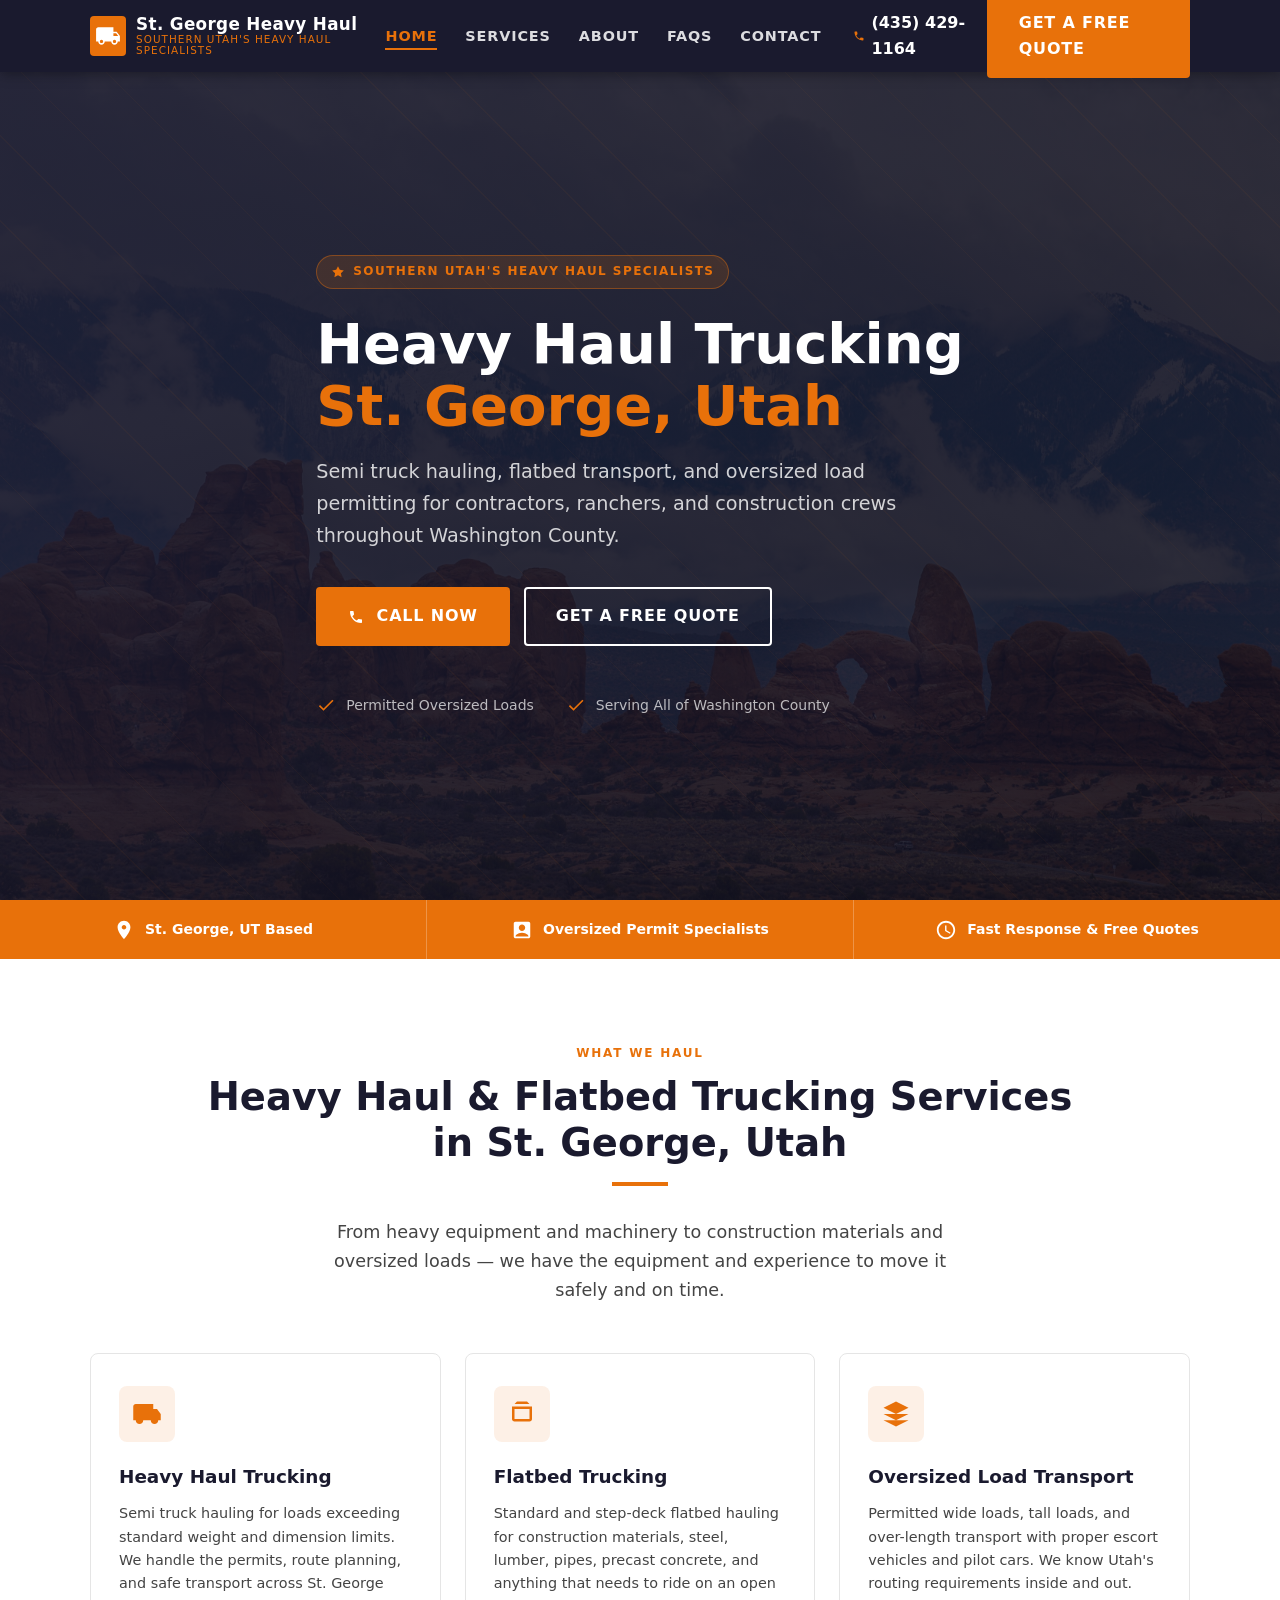
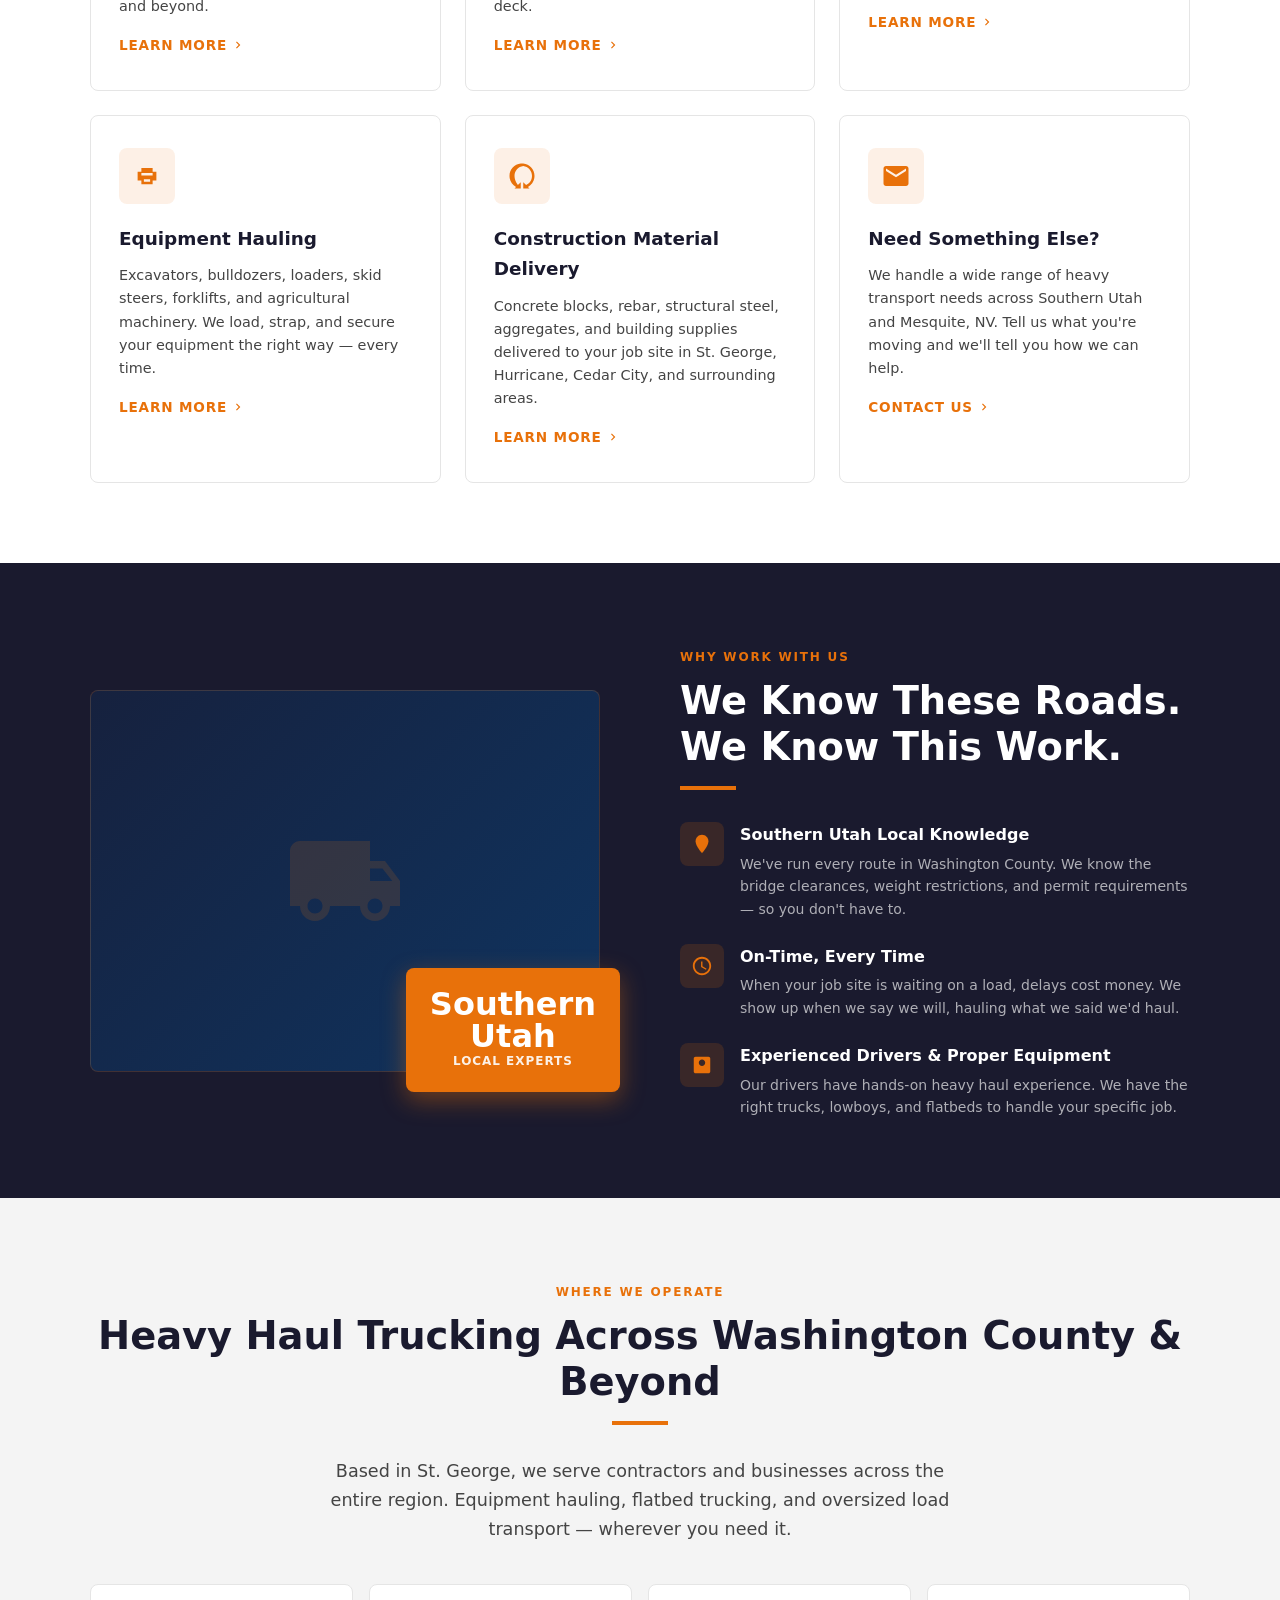
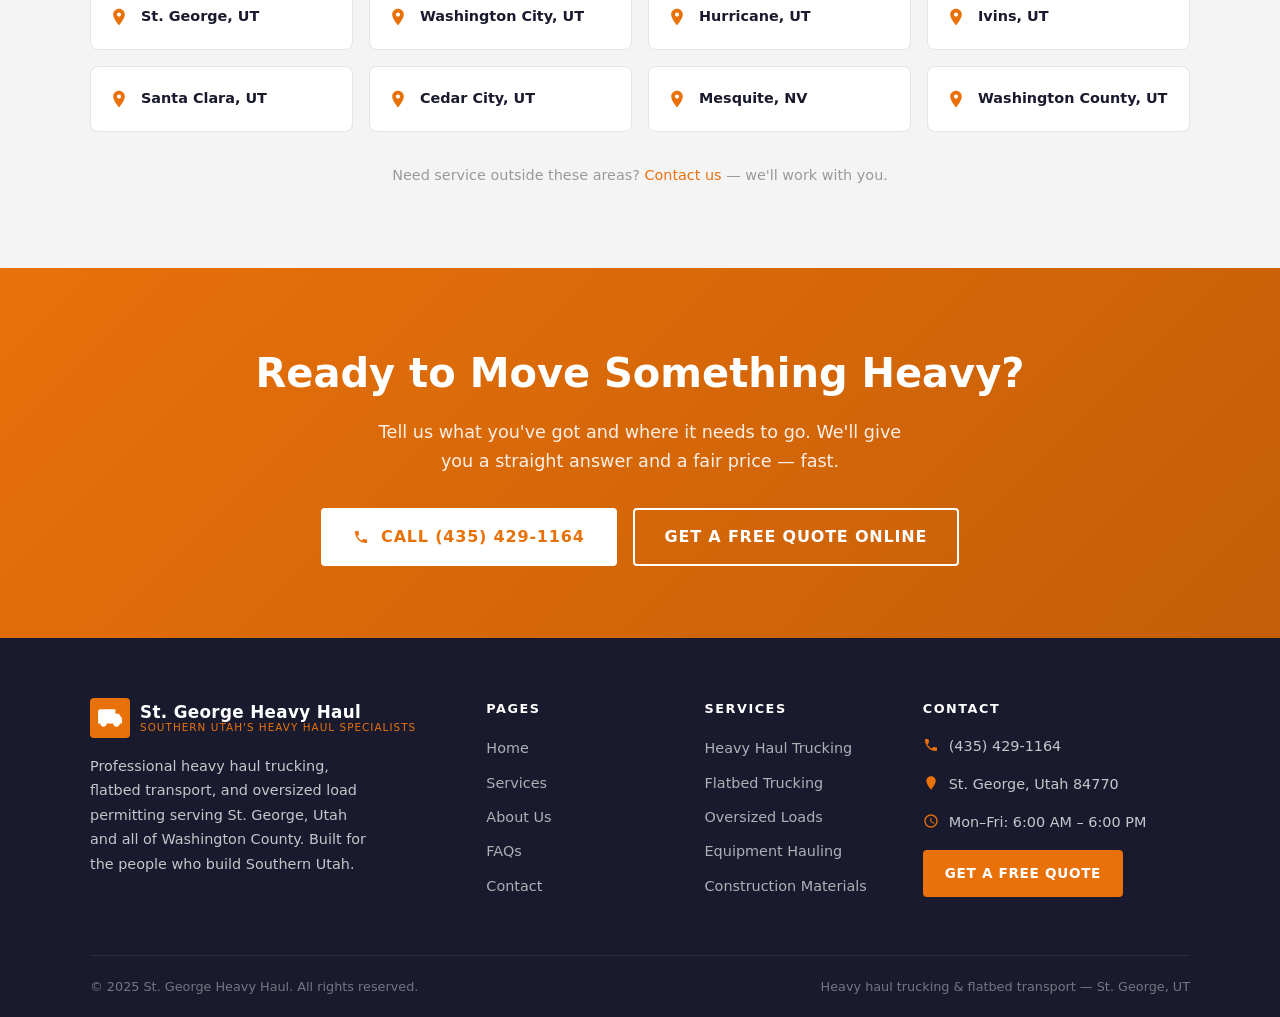
<file: index.html>
<!DOCTYPE html>
<html lang="en">
<head>
  <meta charset="UTF-8" />
  <meta name="viewport" content="width=device-width, initial-scale=1.0" />
  <title>Heavy Haul Trucking St. George Utah | St. George Heavy Haul</title>
  <meta name="description" content="St. George Heavy Haul offers professional heavy haul trucking, flatbed transport, oversized loads, and equipment hauling throughout St. George, UT and Washington County. Call (435) 429-1164 for a free quote." />
  <meta name="robots" content="index, follow" />
  <link rel="canonical" href="https://stgeorgeheavyhaul.com/" />
  <link rel="icon" type="image/svg+xml" href="favicon.svg" />

  <!-- Open Graph -->
  <meta property="og:title" content="Heavy Haul Trucking St. George Utah | St. George Heavy Haul" />
  <meta property="og:description" content="Professional heavy haul trucking, flatbed transport, and oversized load services in St. George, UT and all of Washington County." />
  <meta property="og:type" content="website" />
  <meta property="og:url" content="https://stgeorgeheavyhaul.com/" />

  <!-- Schema: LocalBusiness -->
  <script type="application/ld+json">
  {
    "@context": "https://schema.org",
    "@type": "LocalBusiness",
    "name": "St. George Heavy Haul",
    "description": "Professional heavy haul trucking, flatbed transport, oversized loads, and equipment hauling serving St. George, Utah and Washington County.",
    "url": "https://stgeorgeheavyhaul.com/",
    "telephone": "+14354291164",
    "priceRange": "$$",
    "address": {
      "@type": "PostalAddress",
      "addressLocality": "St. George",
      "addressRegion": "UT",
      "postalCode": "84770",
      "addressCountry": "US"
    },
    "geo": {
      "@type": "GeoCoordinates",
      "latitude": 37.0965,
      "longitude": -113.5684
    },
    "areaServed": [
      "St. George, UT",
      "Washington City, UT",
      "Hurricane, UT",
      "Ivins, UT",
      "Santa Clara, UT",
      "Cedar City, UT",
      "Mesquite, NV"
    ],
    "serviceType": [
      "Heavy Haul Trucking",
      "Flatbed Trucking",
      "Oversized Load Transport",
      "Equipment Hauling",
      "Construction Material Delivery"
    ],
    "openingHours": "Mo-Fr 06:00-18:00",
    "sameAs": []
  }
  </script>

  <link rel="stylesheet" href="css/style.css" />
</head>
<body>

  <!-- ===================== HEADER ===================== -->
  <header class="site-header">
    <div class="container header-inner">
      <a href="/" class="site-logo" aria-label="St. George Heavy Haul – Home">
        <div class="logo-icon">
          <!-- Truck SVG icon -->
          <svg viewBox="0 0 24 24" xmlns="http://www.w3.org/2000/svg" aria-hidden="true">
            <path d="M20 8h-3V4H3c-1.1 0-2 .9-2 2v11h2c0 1.66 1.34 3 3 3s3-1.34 3-3h6c0 1.66 1.34 3 3 3s3-1.34 3-3h2v-5l-3-4zM6 18.5c-.83 0-1.5-.67-1.5-1.5s.67-1.5 1.5-1.5 1.5.67 1.5 1.5-.67 1.5-1.5 1.5zm13.5-9l1.96 2.5H17V9.5h2.5zm-1.5 9c-.83 0-1.5-.67-1.5-1.5s.67-1.5 1.5-1.5 1.5.67 1.5 1.5-.67 1.5-1.5 1.5z"/>
          </svg>
        </div>
        <div class="logo-text">
          <span class="logo-name">St. George Heavy Haul</span>
          <span class="logo-tagline">Southern Utah's Heavy Haul Specialists</span>
        </div>
      </a>

      <nav class="site-nav" aria-label="Main navigation">
        <ul class="nav-links">
          <li><a href="/" class="active">Home</a></li>
          <li><a href="services.html">Services</a></li>
          <li><a href="about.html">About</a></li>
          <li><a href="faqs.html">FAQs</a></li>
          <li><a href="contact.html">Contact</a></li>
        </ul>
        <div class="header-cta">
          <a href="tel:+14354291164" class="header-phone" aria-label="Call us at (435) 429-1164">
            <svg viewBox="0 0 24 24" aria-hidden="true"><path d="M6.62 10.79c1.44 2.83 3.76 5.14 6.59 6.59l2.2-2.2c.27-.27.67-.36 1.02-.24 1.12.37 2.33.57 3.57.57.55 0 1 .45 1 1V20c0 .55-.45 1-1 1-9.39 0-17-7.61-17-17 0-.55.45-1 1-1h3.5c.55 0 1 .45 1 1 0 1.25.2 2.45.57 3.57.11.35.03.74-.25 1.02l-2.2 2.2z"/></svg>
            (435) 429-1164
          </a>
          <a href="contact.html" class="btn btn-primary">Get a Free Quote</a>
        </div>
      </nav>

      <button class="nav-toggle" aria-label="Toggle navigation" aria-expanded="false">
        <span></span><span></span><span></span>
      </button>
    </div>
  </header>

  <!-- Mobile Nav Overlay -->
  <nav class="mobile-nav" aria-label="Mobile navigation">
    <a href="/">Home</a>
    <a href="services.html">Services</a>
    <a href="about.html">About</a>
    <a href="faqs.html">FAQs</a>
    <a href="contact.html">Contact</a>
    <a href="tel:+14354291164" class="mobile-phone">
      <svg viewBox="0 0 24 24" width="20" height="20" fill="white" aria-hidden="true"><path d="M6.62 10.79c1.44 2.83 3.76 5.14 6.59 6.59l2.2-2.2c.27-.27.67-.36 1.02-.24 1.12.37 2.33.57 3.57.57.55 0 1 .45 1 1V20c0 .55-.45 1-1 1-9.39 0-17-7.61-17-17 0-.55.45-1 1-1h3.5c.55 0 1 .45 1 1 0 1.25.2 2.45.57 3.57.11.35.03.74-.25 1.02l-2.2 2.2z"/></svg>
      Call (435) 429-1164
    </a>
  </nav>

  <main>

    <!-- ===================== HERO ===================== -->
    <section class="hero" aria-label="Heavy haul trucking services in St. George Utah">
      <div class="hero-bg" role="img" aria-label="Southern Utah landscape near St. George — home of St. George Heavy Haul trucking services"></div>
      <div class="container">
        <div class="hero-content">
          <div class="hero-badge">
            <svg viewBox="0 0 24 24" width="14" height="14" fill="currentColor" aria-hidden="true"><path d="M12 2l3.09 6.26L22 9.27l-5 4.87 1.18 6.88L12 17.77l-6.18 3.25L7 14.14 2 9.27l6.91-1.01L12 2z"/></svg>
            Southern Utah's Heavy Haul Specialists
          </div>

          <h1>
            Heavy Haul Trucking<br />
            <span class="accent">St. George, Utah</span>
          </h1>

          <p class="hero-sub">
            Semi truck hauling, flatbed transport, and oversized load permitting for contractors, ranchers, and construction crews throughout Washington County.          </p>

          <div class="hero-actions">
            <a href="tel:+14354291164" class="btn btn-primary">
              <svg viewBox="0 0 24 24" width="16" height="16" fill="currentColor" style="display:inline;vertical-align:middle;margin-right:6px;" aria-hidden="true"><path d="M6.62 10.79c1.44 2.83 3.76 5.14 6.59 6.59l2.2-2.2c.27-.27.67-.36 1.02-.24 1.12.37 2.33.57 3.57.57.55 0 1 .45 1 1V20c0 .55-.45 1-1 1-9.39 0-17-7.61-17-17 0-.55.45-1 1-1h3.5c.55 0 1 .45 1 1 0 1.25.2 2.45.57 3.57.11.35.03.74-.25 1.02l-2.2 2.2z"/></svg>
              Call Now
            </a>
            <a href="contact.html" class="btn btn-outline">Get a Free Quote</a>
          </div>

          <div class="hero-trust">
            <div class="trust-item">
              <svg viewBox="0 0 24 24" aria-hidden="true"><path d="M9 16.17L4.83 12l-1.42 1.41L9 19 21 7l-1.41-1.41z"/></svg>
              Permitted Oversized Loads
            </div>
            <div class="trust-item">
              <svg viewBox="0 0 24 24" aria-hidden="true"><path d="M9 16.17L4.83 12l-1.42 1.41L9 19 21 7l-1.41-1.41z"/></svg>
              Serving All of Washington County
            </div>
          </div>
        </div>
      </div>
    </section>

    <!-- ===================== TRUST BAR ===================== -->
    <div class="trust-bar" role="region" aria-label="Key trust signals">
      <div class="trust-bar-inner">
        <div class="trust-bar-item">
          <svg viewBox="0 0 24 24" aria-hidden="true"><path d="M12 2C8.13 2 5 5.13 5 9c0 5.25 7 13 7 13s7-7.75 7-13c0-3.87-3.13-7-7-7zm0 9.5c-1.38 0-2.5-1.12-2.5-2.5s1.12-2.5 2.5-2.5 2.5 1.12 2.5 2.5-1.12 2.5-2.5 2.5z"/></svg>
          St. George, UT Based
        </div>
        <div class="trust-bar-item">
          <svg viewBox="0 0 24 24" aria-hidden="true"><path d="M19 3H5c-1.1 0-2 .9-2 2v14c0 1.1.9 2 2 2h14c1.1 0 2-.9 2-2V5c0-1.1-.9-2-2-2zm-7 3c1.93 0 3.5 1.57 3.5 3.5S13.93 13 12 13s-3.5-1.57-3.5-3.5S10.07 6 12 6zm7 13H5v-.23c0-.62.28-1.2.76-1.58C7.47 15.82 9.64 15 12 15s4.53.82 6.24 2.19c.48.38.76.97.76 1.58V19z"/></svg>
          Oversized Permit Specialists
        </div>
        <div class="trust-bar-item">
          <svg viewBox="0 0 24 24" aria-hidden="true"><path d="M11.99 2C6.47 2 2 6.48 2 12s4.47 10 9.99 10C17.52 22 22 17.52 22 12S17.52 2 11.99 2zM12 20c-4.42 0-8-3.58-8-8s3.58-8 8-8 8 3.58 8 8-3.58 8-8 8zm.5-13H11v6l5.25 3.15.75-1.23-4.5-2.67V7z"/></svg>
          Fast Response &amp; Free Quotes
        </div>
      </div>
    </div>

    <!-- ===================== SERVICES OVERVIEW ===================== -->
    <section class="section-pad" aria-labelledby="services-heading">
      <div class="container">
        <div class="text-center" style="margin-bottom: 48px;">
          <span class="section-label">What We Haul</span>
          <h2 class="section-title" id="services-heading">
            Heavy Haul &amp; Flatbed Trucking Services<br />in St. George, Utah
          </h2>
          <div class="divider center"></div>
          <p class="section-sub">
            From heavy equipment and machinery to construction materials and oversized loads — we have the equipment and experience to move it safely and on time.
          </p>
        </div>

        <div class="services-grid">

          <a href="services.html#heavy-haul" class="service-card">
            <div class="service-icon" aria-hidden="true">
              <svg viewBox="0 0 24 24"><path d="M20 8h-3V4H3c-1.1 0-2 .9-2 2v11h2c0 1.66 1.34 3 3 3s3-1.34 3-3h6c0 1.66 1.34 3 3 3s3-1.34 3-3h2v-5l-3-4z"/></svg>
            </div>
            <h3>Heavy Haul Trucking</h3>
            <p>Semi truck hauling for loads exceeding standard weight and dimension limits. We handle the permits, route planning, and safe transport across St. George and beyond.</p>
            <span class="card-link">Learn More <svg viewBox="0 0 24 24" aria-hidden="true"><path d="M8.59 16.59L13.17 12 8.59 7.41 10 6l6 6-6 6z"/></svg></span>
          </a>

          <a href="services.html#flatbed" class="service-card">
            <div class="service-icon" aria-hidden="true">
              <svg viewBox="0 0 24 24"><path d="M4 16c0 1.1.9 2 2 2h12c1.1 0 2-.9 2-2V6H4v10zm2-8h12v8H6V8zm10-6H8L6 4h12l-2-2z"/></svg>
            </div>
            <h3>Flatbed Trucking</h3>
            <p>Standard and step-deck flatbed hauling for construction materials, steel, lumber, pipes, precast concrete, and anything that needs to ride on an open deck.</p>
            <span class="card-link">Learn More <svg viewBox="0 0 24 24" aria-hidden="true"><path d="M8.59 16.59L13.17 12 8.59 7.41 10 6l6 6-6 6z"/></svg></span>
          </a>

          <a href="services.html#oversized" class="service-card">
            <div class="service-icon" aria-hidden="true">
              <svg viewBox="0 0 24 24"><path d="M12 2L2 7l10 5 10-5-10-5zM2 17l10 5 10-5M2 12l10 5 10-5"/></svg>
            </div>
            <h3>Oversized Load Transport</h3>
            <p>Permitted wide loads, tall loads, and over-length transport with proper escort vehicles and pilot cars. We know Utah's routing requirements inside and out.</p>
            <span class="card-link">Learn More <svg viewBox="0 0 24 24" aria-hidden="true"><path d="M8.59 16.59L13.17 12 8.59 7.41 10 6l6 6-6 6z"/></svg></span>
          </a>

          <a href="services.html#equipment" class="service-card">
            <div class="service-icon" aria-hidden="true">
              <svg viewBox="0 0 24 24"><path d="M19.5 8.5h-3v-3h-9v3h-3v7h3v3h9v-3h3v-7zm-5 8h-5v-2h5v2zm2-5h-9v-2h9v2z"/></svg>
            </div>
            <h3>Equipment Hauling</h3>
            <p>Excavators, bulldozers, loaders, skid steers, forklifts, and agricultural machinery. We load, strap, and secure your equipment the right way — every time.</p>
            <span class="card-link">Learn More <svg viewBox="0 0 24 24" aria-hidden="true"><path d="M8.59 16.59L13.17 12 8.59 7.41 10 6l6 6-6 6z"/></svg></span>
          </a>

          <a href="services.html#construction" class="service-card">
            <div class="service-icon" aria-hidden="true">
              <svg viewBox="0 0 24 24"><path d="M13 2.05v2.02c3.95.49 7 3.85 7 7.93 0 3.21-1.81 6-4.72 7.28L13 17v5h5l-1.22-1.22C19.91 19.07 22 15.76 22 12c0-5.18-3.95-9.45-9-9.95zM11 2.05C5.95 2.55 2 6.82 2 12c0 3.76 2.09 7.07 5.22 8.78L6 22h5v-5l-2.28 2.28C7.81 18 6 15.21 6 12c0-4.08 3.05-7.44 7-7.93V2.05z"/></svg>
            </div>
            <h3>Construction Material Delivery</h3>
            <p>Concrete blocks, rebar, structural steel, aggregates, and building supplies delivered to your job site in St. George, Hurricane, Cedar City, and surrounding areas.</p>
            <span class="card-link">Learn More <svg viewBox="0 0 24 24" aria-hidden="true"><path d="M8.59 16.59L13.17 12 8.59 7.41 10 6l6 6-6 6z"/></svg></span>
          </a>

          <a href="contact.html" class="service-card">
            <div class="service-icon" aria-hidden="true">
              <svg viewBox="0 0 24 24"><path d="M20 4H4c-1.1 0-2 .9-2 2v12c0 1.1.9 2 2 2h16c1.1 0 2-.9 2-2V6c0-1.1-.9-2-2-2zm0 4l-8 5-8-5V6l8 5 8-5v2z"/></svg>
            </div>
            <h3>Need Something Else?</h3>
            <p>We handle a wide range of heavy transport needs across Southern Utah and Mesquite, NV. Tell us what you're moving and we'll tell you how we can help.</p>
            <span class="card-link">Contact Us <svg viewBox="0 0 24 24" aria-hidden="true"><path d="M8.59 16.59L13.17 12 8.59 7.41 10 6l6 6-6 6z"/></svg></span>
          </a>

        </div>
      </div>
    </section>

    <!-- ===================== WHY CHOOSE US ===================== -->
    <section class="section-pad why-section" aria-labelledby="why-heading">
      <div class="container">
        <div class="why-grid">
          <div class="why-image-block">
            <div class="why-image-placeholder" role="img" aria-label="Heavy haul flatbed truck loaded with construction equipment in Washington County Utah">
              <svg viewBox="0 0 24 24" xmlns="http://www.w3.org/2000/svg" aria-hidden="true">
                <path d="M20 8h-3V4H3c-1.1 0-2 .9-2 2v11h2c0 1.66 1.34 3 3 3s3-1.34 3-3h6c0 1.66 1.34 3 3 3s3-1.34 3-3h2v-5l-3-4zM6 18.5c-.83 0-1.5-.67-1.5-1.5s.67-1.5 1.5-1.5 1.5.67 1.5 1.5-.67 1.5-1.5 1.5zm13.5-9l1.96 2.5H17V9.5h2.5zm-1.5 9c-.83 0-1.5-.67-1.5-1.5s.67-1.5 1.5-1.5 1.5.67 1.5 1.5-.67 1.5-1.5 1.5z"/>
              </svg>
            </div>
            <div class="why-stat-badge">
              <div class="stat-num">Southern<br />Utah</div>
              <div class="stat-label">Local Experts</div>
            </div>
          </div>

          <div class="why-text">
            <span class="section-label">Why Work With Us</span>
            <h2 class="section-title light" id="why-heading">
              We Know These Roads.<br />We Know This Work.
            </h2>
            <div class="divider"></div>

            <div class="why-list">
              <div class="why-item">
                <div class="why-item-icon" aria-hidden="true">
                  <svg viewBox="0 0 24 24"><path d="M12 2C8.13 2 5 5.13 5 9c0 5.25 7 13 7 13s7-7.75 7-13c0-3.87-3.13-7-7-7z"/></svg>
                </div>
                <div class="why-item-text">
                  <h4>Southern Utah Local Knowledge</h4>
                  <p>We've run every route in Washington County. We know the bridge clearances, weight restrictions, and permit requirements — so you don't have to.</p>
                </div>
              </div>

              <div class="why-item">
                <div class="why-item-icon" aria-hidden="true">
                  <svg viewBox="0 0 24 24"><path d="M11.99 2C6.47 2 2 6.48 2 12s4.47 10 9.99 10C17.52 22 22 17.52 22 12S17.52 2 11.99 2zM12 20c-4.42 0-8-3.58-8-8s3.58-8 8-8 8 3.58 8 8-3.58 8-8 8zm.5-13H11v6l5.25 3.15.75-1.23-4.5-2.67V7z"/></svg>
                </div>
                <div class="why-item-text">
                  <h4>On-Time, Every Time</h4>
                  <p>When your job site is waiting on a load, delays cost money. We show up when we say we will, hauling what we said we'd haul.</p>
                </div>
              </div>

              <div class="why-item">
                <div class="why-item-icon" aria-hidden="true">
                  <svg viewBox="0 0 24 24"><path d="M19 3H5c-1.1 0-2 .9-2 2v14c0 1.1.9 2 2 2h14c1.1 0 2-.9 2-2V5c0-1.1-.9-2-2-2zm-7 3c1.93 0 3.5 1.57 3.5 3.5S13.93 13 12 13s-3.5-1.57-3.5-3.5S10.07 6 12 6z"/></svg>
                </div>
                <div class="why-item-text">
                  <h4>Experienced Drivers &amp; Proper Equipment</h4>
                  <p>Our drivers have hands-on heavy haul experience. We have the right trucks, lowboys, and flatbeds to handle your specific job.</p>
                </div>
              </div>
            </div>
          </div>
        </div>
      </div>
    </section>

    <!-- ===================== SERVICE AREAS ===================== -->
    <section class="section-pad areas-section" aria-labelledby="areas-heading">
      <div class="container">
        <div class="text-center" style="margin-bottom: 40px;">
          <span class="section-label">Where We Operate</span>
          <h2 class="section-title" id="areas-heading">
            Heavy Haul Trucking Across Washington County &amp; Beyond
          </h2>
          <div class="divider center"></div>
          <p class="section-sub">
            Based in St. George, we serve contractors and businesses across the entire region. Equipment hauling, flatbed trucking, and oversized load transport — wherever you need it.
          </p>
        </div>

        <div class="areas-grid">
          <div class="area-card">
            <svg viewBox="0 0 24 24" aria-hidden="true"><path d="M12 2C8.13 2 5 5.13 5 9c0 5.25 7 13 7 13s7-7.75 7-13c0-3.87-3.13-7-7-7zm0 9.5c-1.38 0-2.5-1.12-2.5-2.5s1.12-2.5 2.5-2.5 2.5 1.12 2.5 2.5-1.12 2.5-2.5 2.5z"/></svg>
            <span>St. George, UT</span>
          </div>
          <div class="area-card">
            <svg viewBox="0 0 24 24" aria-hidden="true"><path d="M12 2C8.13 2 5 5.13 5 9c0 5.25 7 13 7 13s7-7.75 7-13c0-3.87-3.13-7-7-7zm0 9.5c-1.38 0-2.5-1.12-2.5-2.5s1.12-2.5 2.5-2.5 2.5 1.12 2.5 2.5-1.12 2.5-2.5 2.5z"/></svg>
            <span>Washington City, UT</span>
          </div>
          <div class="area-card">
            <svg viewBox="0 0 24 24" aria-hidden="true"><path d="M12 2C8.13 2 5 5.13 5 9c0 5.25 7 13 7 13s7-7.75 7-13c0-3.87-3.13-7-7-7zm0 9.5c-1.38 0-2.5-1.12-2.5-2.5s1.12-2.5 2.5-2.5 2.5 1.12 2.5 2.5-1.12 2.5-2.5 2.5z"/></svg>
            <span>Hurricane, UT</span>
          </div>
          <div class="area-card">
            <svg viewBox="0 0 24 24" aria-hidden="true"><path d="M12 2C8.13 2 5 5.13 5 9c0 5.25 7 13 7 13s7-7.75 7-13c0-3.87-3.13-7-7-7zm0 9.5c-1.38 0-2.5-1.12-2.5-2.5s1.12-2.5 2.5-2.5 2.5 1.12 2.5 2.5-1.12 2.5-2.5 2.5z"/></svg>
            <span>Ivins, UT</span>
          </div>
          <div class="area-card">
            <svg viewBox="0 0 24 24" aria-hidden="true"><path d="M12 2C8.13 2 5 5.13 5 9c0 5.25 7 13 7 13s7-7.75 7-13c0-3.87-3.13-7-7-7zm0 9.5c-1.38 0-2.5-1.12-2.5-2.5s1.12-2.5 2.5-2.5 2.5 1.12 2.5 2.5-1.12 2.5-2.5 2.5z"/></svg>
            <span>Santa Clara, UT</span>
          </div>
          <div class="area-card">
            <svg viewBox="0 0 24 24" aria-hidden="true"><path d="M12 2C8.13 2 5 5.13 5 9c0 5.25 7 13 7 13s7-7.75 7-13c0-3.87-3.13-7-7-7zm0 9.5c-1.38 0-2.5-1.12-2.5-2.5s1.12-2.5 2.5-2.5 2.5 1.12 2.5 2.5-1.12 2.5-2.5 2.5z"/></svg>
            <span>Cedar City, UT</span>
          </div>
          <div class="area-card">
            <svg viewBox="0 0 24 24" aria-hidden="true"><path d="M12 2C8.13 2 5 5.13 5 9c0 5.25 7 13 7 13s7-7.75 7-13c0-3.87-3.13-7-7-7zm0 9.5c-1.38 0-2.5-1.12-2.5-2.5s1.12-2.5 2.5-2.5 2.5 1.12 2.5 2.5-1.12 2.5-2.5 2.5z"/></svg>
            <span>Mesquite, NV</span>
          </div>
          <div class="area-card">
            <svg viewBox="0 0 24 24" aria-hidden="true"><path d="M12 2C8.13 2 5 5.13 5 9c0 5.25 7 13 7 13s7-7.75 7-13c0-3.87-3.13-7-7-7zm0 9.5c-1.38 0-2.5-1.12-2.5-2.5s1.12-2.5 2.5-2.5 2.5 1.12 2.5 2.5-1.12 2.5-2.5 2.5z"/></svg>
            <span>Washington County, UT</span>
          </div>
        </div>

        <p style="text-align:center; margin-top: 32px; color: var(--gray-mid); font-size: 0.9rem;">
          Need service outside these areas? <a href="contact.html">Contact us</a> — we'll work with you.
        </p>
      </div>
    </section>

    <!-- ===================== CTA BANNER ===================== -->
    <section class="cta-banner" aria-label="Contact us call to action">
      <div class="container">
        <h2>Ready to Move Something Heavy?</h2>
        <p>
          Tell us what you've got and where it needs to go. We'll give you a straight answer and a fair price — fast.
        </p>
        <div class="cta-actions">
          <a href="tel:+14354291164" class="btn btn-white">
            <svg viewBox="0 0 24 24" width="16" height="16" fill="currentColor" style="display:inline;vertical-align:middle;margin-right:6px;" aria-hidden="true"><path d="M6.62 10.79c1.44 2.83 3.76 5.14 6.59 6.59l2.2-2.2c.27-.27.67-.36 1.02-.24 1.12.37 2.33.57 3.57.57.55 0 1 .45 1 1V20c0 .55-.45 1-1 1-9.39 0-17-7.61-17-17 0-.55.45-1 1-1h3.5c.55 0 1 .45 1 1 0 1.25.2 2.45.57 3.57.11.35.03.74-.25 1.02l-2.2 2.2z"/></svg>
            Call (435) 429-1164
          </a>
          <a href="contact.html" class="btn btn-outline">Get a Free Quote Online</a>
        </div>
      </div>
    </section>

  </main>

  <!-- ===================== FOOTER ===================== -->
  <footer class="site-footer" aria-label="Site footer">
    <div class="container">
      <div class="footer-grid">
        <div class="footer-brand">
          <a href="/" class="site-logo" aria-label="St. George Heavy Haul – Home">
            <div class="logo-icon">
              <svg viewBox="0 0 24 24" aria-hidden="true"><path d="M20 8h-3V4H3c-1.1 0-2 .9-2 2v11h2c0 1.66 1.34 3 3 3s3-1.34 3-3h6c0 1.66 1.34 3 3 3s3-1.34 3-3h2v-5l-3-4z"/></svg>
            </div>
            <div class="logo-text">
              <span class="logo-name">St. George Heavy Haul</span>
              <span class="logo-tagline">Southern Utah's Heavy Haul Specialists</span>
            </div>
          </a>
          <p>Professional heavy haul trucking, flatbed transport, and oversized load permitting serving St. George, Utah and all of Washington County. Built for the people who build Southern Utah.</p>
        </div>

        <div class="footer-col">
          <h4>Pages</h4>
          <ul>
            <li><a href="/">Home</a></li>
            <li><a href="services.html">Services</a></li>
            <li><a href="about.html">About Us</a></li>
            <li><a href="faqs.html">FAQs</a></li>
            <li><a href="contact.html">Contact</a></li>
          </ul>
        </div>

        <div class="footer-col">
          <h4>Services</h4>
          <ul>
            <li><a href="services.html#heavy-haul">Heavy Haul Trucking</a></li>
            <li><a href="services.html#flatbed">Flatbed Trucking</a></li>
            <li><a href="services.html#oversized">Oversized Loads</a></li>
            <li><a href="services.html#equipment">Equipment Hauling</a></li>
            <li><a href="services.html#construction">Construction Materials</a></li>
          </ul>
        </div>

        <div class="footer-col">
          <h4>Contact</h4>
          <div class="footer-contact-item">
            <svg viewBox="0 0 24 24" aria-hidden="true"><path d="M6.62 10.79c1.44 2.83 3.76 5.14 6.59 6.59l2.2-2.2c.27-.27.67-.36 1.02-.24 1.12.37 2.33.57 3.57.57.55 0 1 .45 1 1V20c0 .55-.45 1-1 1-9.39 0-17-7.61-17-17 0-.55.45-1 1-1h3.5c.55 0 1 .45 1 1 0 1.25.2 2.45.57 3.57.11.35.03.74-.25 1.02l-2.2 2.2z"/></svg>
            <a href="tel:+14354291164">(435) 429-1164</a>
          </div>
          <div class="footer-contact-item">
            <svg viewBox="0 0 24 24" aria-hidden="true"><path d="M12 2C8.13 2 5 5.13 5 9c0 5.25 7 13 7 13s7-7.75 7-13c0-3.87-3.13-7-7-7z"/></svg>
            <span>St. George, Utah 84770</span>
          </div>
          <div class="footer-contact-item">
            <svg viewBox="0 0 24 24" aria-hidden="true"><path d="M11.99 2C6.47 2 2 6.48 2 12s4.47 10 9.99 10C17.52 22 22 17.52 22 12S17.52 2 11.99 2zM12 20c-4.42 0-8-3.58-8-8s3.58-8 8-8 8 3.58 8 8-3.58 8-8 8zm.5-13H11v6l5.25 3.15.75-1.23-4.5-2.67V7z"/></svg>
            <span>Mon–Fri: 6:00 AM – 6:00 PM</span>
          </div>
          <div style="margin-top: 16px;">
            <a href="contact.html" class="btn btn-primary" style="padding: 10px 20px; font-size: 0.85rem;">Get a Free Quote</a>
          </div>
        </div>
      </div>

      <div class="footer-bottom">
        <span>&copy; 2025 St. George Heavy Haul. All rights reserved.</span>
        <span>Heavy haul trucking &amp; flatbed transport — St. George, UT</span>
      </div>
    </div>
  </footer>

  <script src="js/main.js"></script>
</body>
</html>
</file>
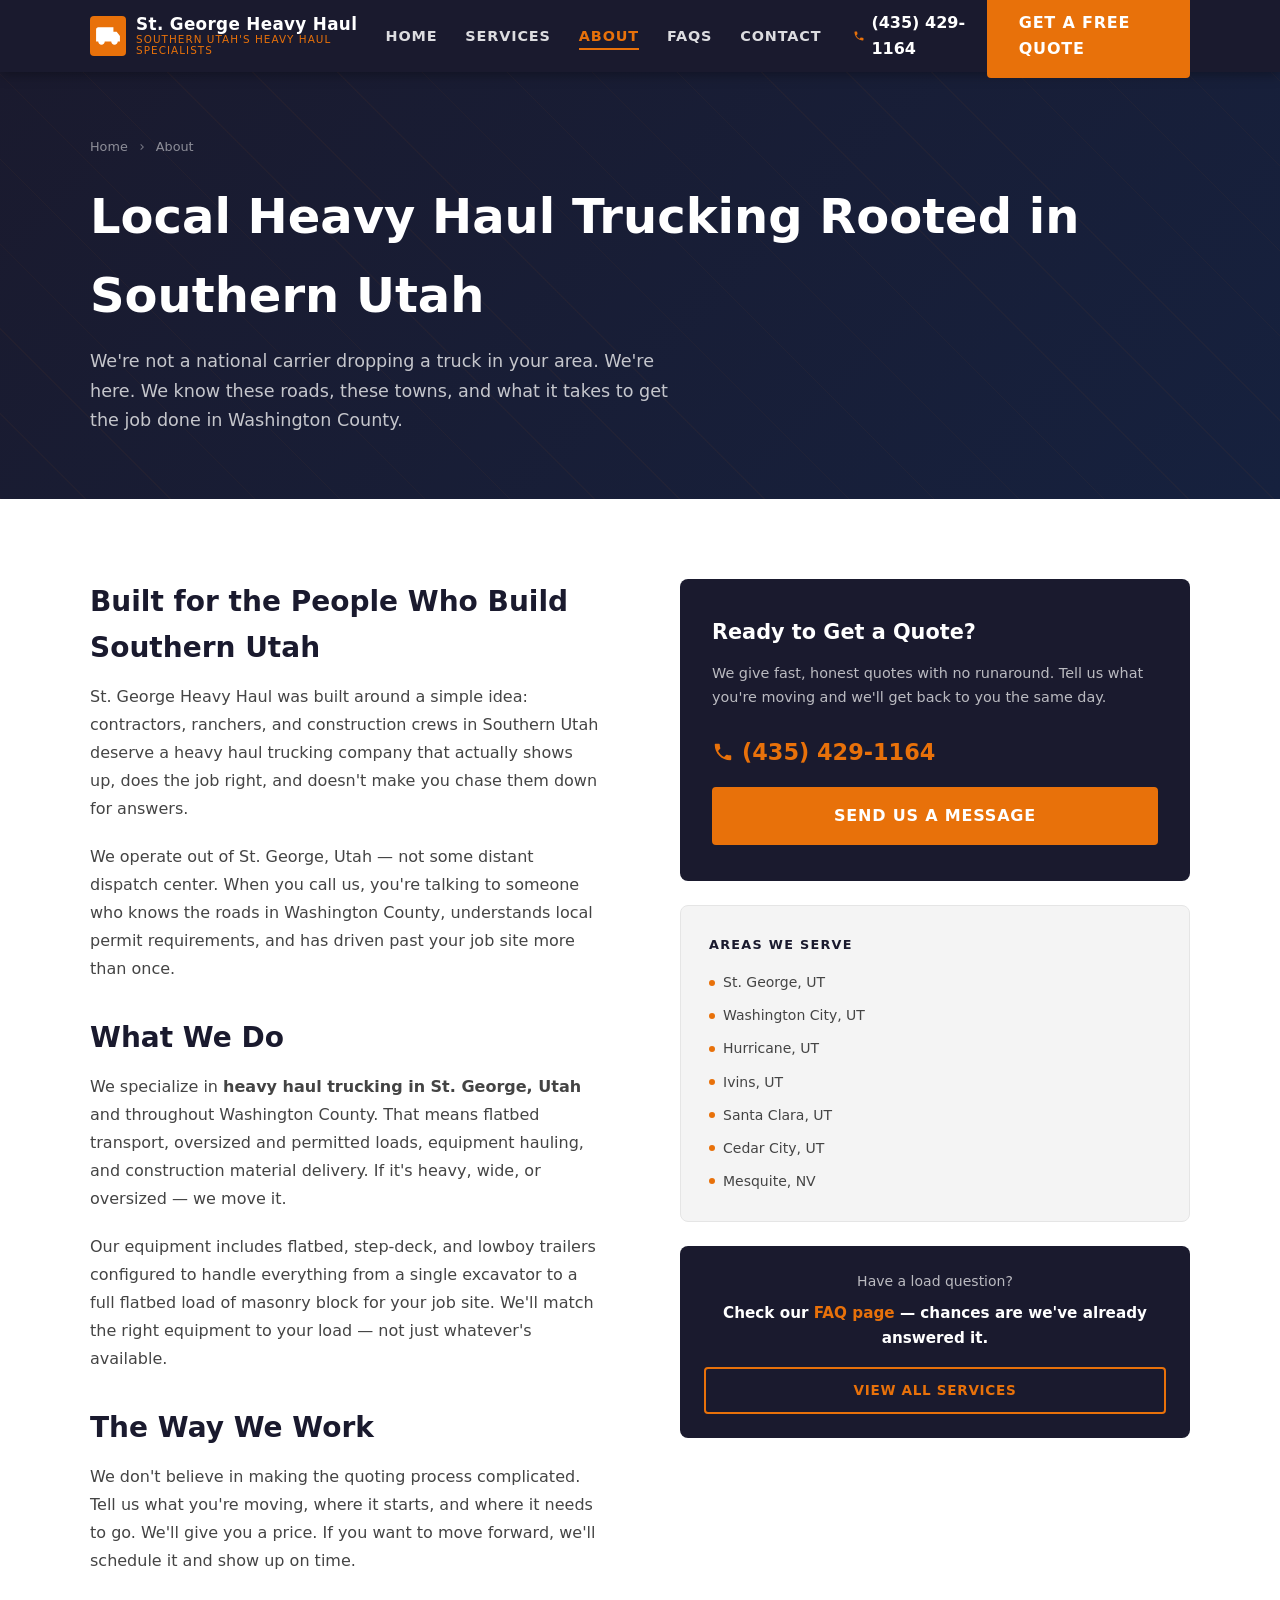
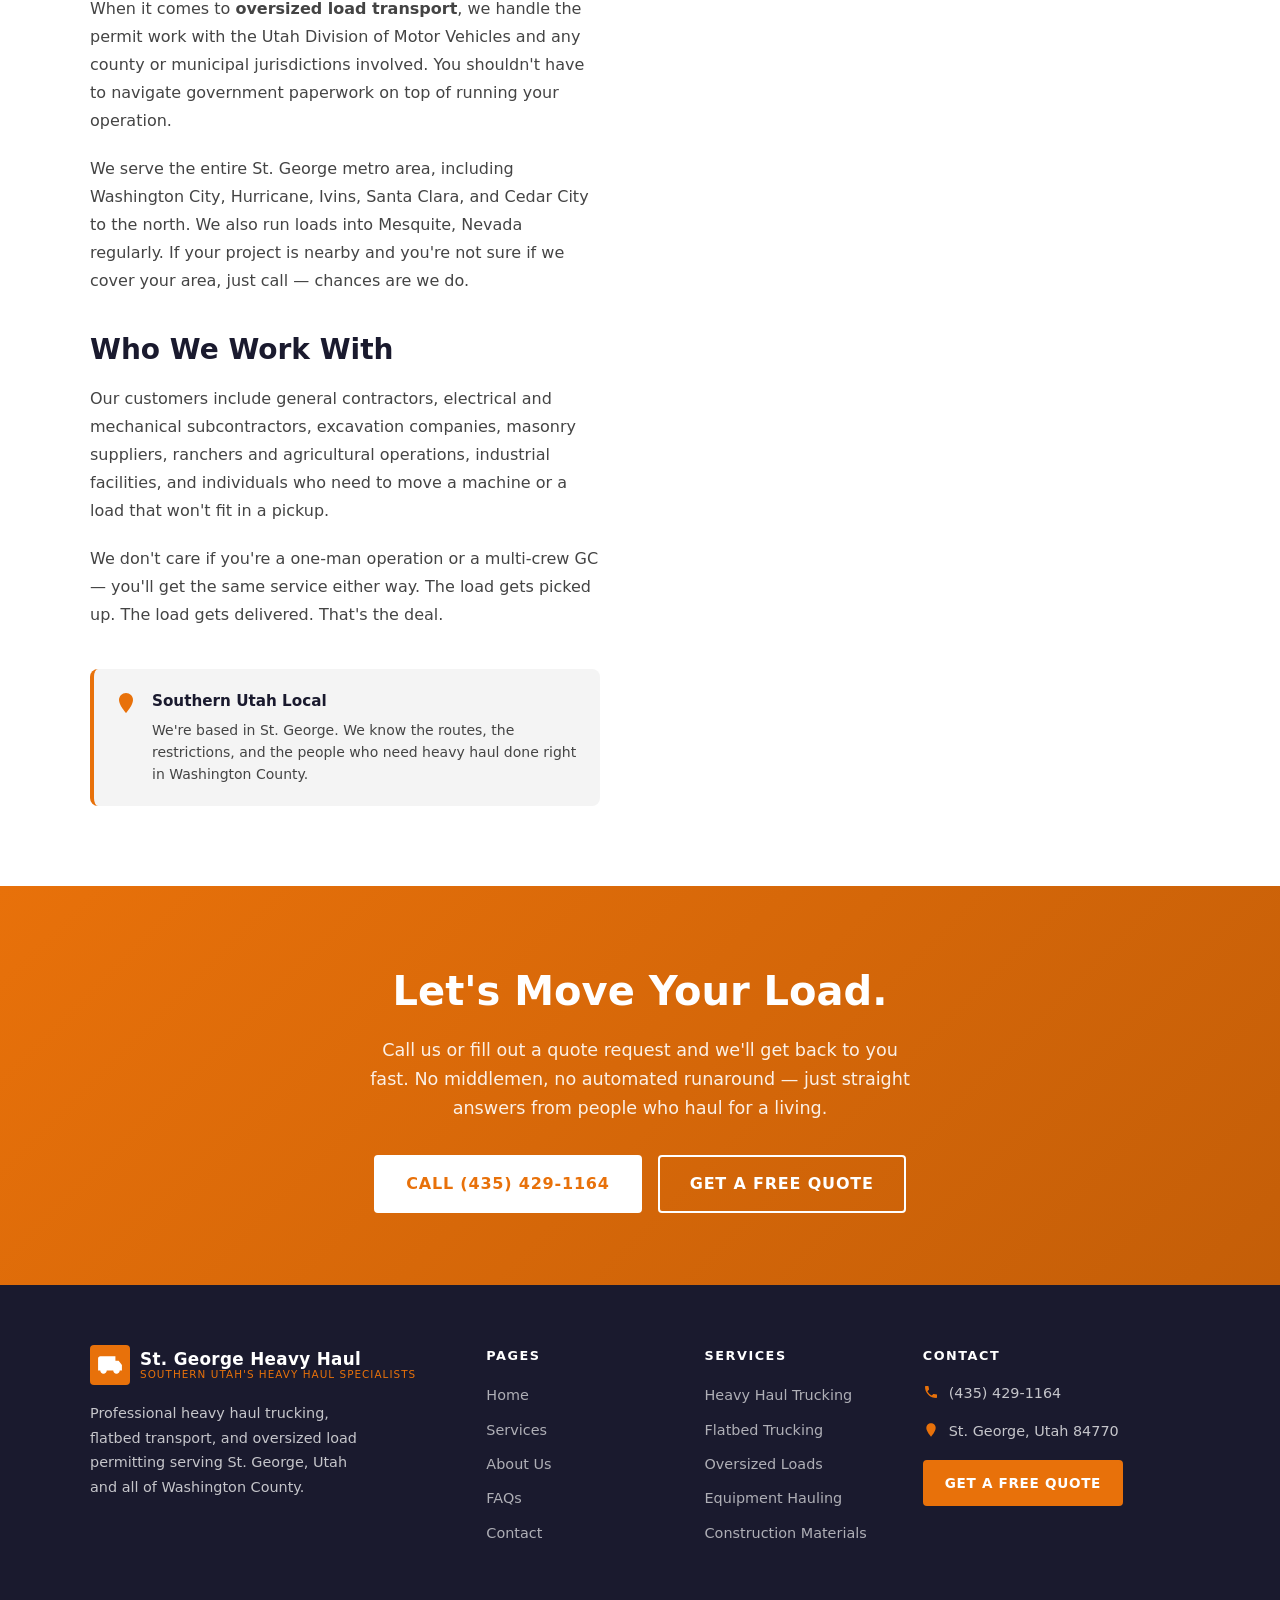
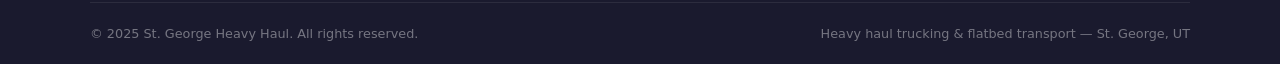
<file: about.html>
<!DOCTYPE html>
<html lang="en">
<head>
  <meta charset="UTF-8" />
  <meta name="viewport" content="width=device-width, initial-scale=1.0" />
  <title>About St. George Heavy Haul | Local Heavy Haulers in Washington County Utah</title>
  <meta name="description" content="St. George Heavy Haul is a local heavy haul trucking company serving St. George, Utah and Washington County. Built for the people who build Southern Utah." />
  <meta name="robots" content="index, follow" />
  <link rel="canonical" href="https://stgeorgeheavyhaul.com/about.html" />
  <link rel="icon" type="image/svg+xml" href="favicon.svg" />

  <meta property="og:title" content="About St. George Heavy Haul — Local Heavy Haulers" />
  <meta property="og:description" content="We're a St. George, Utah based heavy haul trucking company serving contractors, ranchers, and construction crews across Washington County." />
  <meta property="og:type" content="website" />

  <link rel="stylesheet" href="css/style.css" />
</head>
<body>

  <!-- ===================== HEADER ===================== -->
  <header class="site-header">
    <div class="container header-inner">
      <a href="/" class="site-logo" aria-label="St. George Heavy Haul – Home">
        <div class="logo-icon">
          <svg viewBox="0 0 24 24" aria-hidden="true"><path d="M20 8h-3V4H3c-1.1 0-2 .9-2 2v11h2c0 1.66 1.34 3 3 3s3-1.34 3-3h6c0 1.66 1.34 3 3 3s3-1.34 3-3h2v-5l-3-4z"/></svg>
        </div>
        <div class="logo-text">
          <span class="logo-name">St. George Heavy Haul</span>
          <span class="logo-tagline">Southern Utah's Heavy Haul Specialists</span>
        </div>
      </a>
      <nav class="site-nav" aria-label="Main navigation">
        <ul class="nav-links">
          <li><a href="/">Home</a></li>
          <li><a href="services.html">Services</a></li>
          <li><a href="about.html" class="active">About</a></li>
          <li><a href="faqs.html">FAQs</a></li>
          <li><a href="contact.html">Contact</a></li>
        </ul>
        <div class="header-cta">
          <a href="tel:+14354291164" class="header-phone" aria-label="Call (435) 429-1164">
            <svg viewBox="0 0 24 24" aria-hidden="true"><path d="M6.62 10.79c1.44 2.83 3.76 5.14 6.59 6.59l2.2-2.2c.27-.27.67-.36 1.02-.24 1.12.37 2.33.57 3.57.57.55 0 1 .45 1 1V20c0 .55-.45 1-1 1-9.39 0-17-7.61-17-17 0-.55.45-1 1-1h3.5c.55 0 1 .45 1 1 0 1.25.2 2.45.57 3.57.11.35.03.74-.25 1.02l-2.2 2.2z"/></svg>
            (435) 429-1164
          </a>
          <a href="contact.html" class="btn btn-primary">Get a Free Quote</a>
        </div>
      </nav>
      <button class="nav-toggle" aria-label="Toggle navigation" aria-expanded="false">
        <span></span><span></span><span></span>
      </button>
    </div>
  </header>

  <nav class="mobile-nav" aria-label="Mobile navigation">
    <a href="/">Home</a>
    <a href="services.html">Services</a>
    <a href="about.html" class="active">About</a>
    <a href="faqs.html">FAQs</a>
    <a href="contact.html">Contact</a>
    <a href="tel:+14354291164" class="mobile-phone">
      <svg viewBox="0 0 24 24" width="20" height="20" fill="white" aria-hidden="true"><path d="M6.62 10.79c1.44 2.83 3.76 5.14 6.59 6.59l2.2-2.2c.27-.27.67-.36 1.02-.24 1.12.37 2.33.57 3.57.57.55 0 1 .45 1 1V20c0 .55-.45 1-1 1-9.39 0-17-7.61-17-17 0-.55.45-1 1-1h3.5c.55 0 1 .45 1 1 0 1.25.2 2.45.57 3.57.11.35.03.74-.25 1.02l-2.2 2.2z"/></svg>
      Call (435) 429-1164
    </a>
  </nav>

  <main>

    <!-- ===================== PAGE HERO ===================== -->
    <section class="page-hero">
      <div class="container page-hero-content">
        <nav class="breadcrumb" aria-label="Breadcrumb">
          <a href="/">Home</a>
          <svg viewBox="0 0 24 24" aria-hidden="true"><path d="M8.59 16.59L13.17 12 8.59 7.41 10 6l6 6-6 6z"/></svg>
          <span>About</span>
        </nav>
        <h1>Local Heavy Haul Trucking Rooted in Southern Utah</h1>
        <p>We're not a national carrier dropping a truck in your area. We're here. We know these roads, these towns, and what it takes to get the job done in Washington County.</p>
      </div>
    </section>

    <!-- ===================== ABOUT CONTENT ===================== -->
    <section class="section-pad">
      <div class="container">
        <div class="about-grid">

          <div class="about-content">
            <h2>Built for the People Who Build Southern Utah</h2>
            <p>
              St. George Heavy Haul was built around a simple idea: contractors, ranchers, and construction crews in Southern Utah deserve a heavy haul trucking company that actually shows up, does the job right, and doesn't make you chase them down for answers.
            </p>
            <p>
              We operate out of St. George, Utah — not some distant dispatch center. When you call us, you're talking to someone who knows the roads in Washington County, understands local permit requirements, and has driven past your job site more than once.
            </p>

            <h2>What We Do</h2>
            <p>
              We specialize in <strong>heavy haul trucking in St. George, Utah</strong> and throughout Washington County. That means flatbed transport, oversized and permitted loads, equipment hauling, and construction material delivery. If it's heavy, wide, or oversized — we move it.
            </p>
            <p>
              Our equipment includes flatbed, step-deck, and lowboy trailers configured to handle everything from a single excavator to a full flatbed load of masonry block for your job site. We'll match the right equipment to your load — not just whatever's available.
            </p>

            <h2>The Way We Work</h2>
            <p>
              We don't believe in making the quoting process complicated. Tell us what you're moving, where it starts, and where it needs to go. We'll give you a price. If you want to move forward, we'll schedule it and show up on time.
            </p>
            <p>
              When it comes to <strong>oversized load transport</strong>, we handle the permit work with the Utah Division of Motor Vehicles and any county or municipal jurisdictions involved. You shouldn't have to navigate government paperwork on top of running your operation.
            </p>
            <p>
              We serve the entire St. George metro area, including Washington City, Hurricane, Ivins, Santa Clara, and Cedar City to the north. We also run loads into Mesquite, Nevada regularly. If your project is nearby and you're not sure if we cover your area, just call — chances are we do.
            </p>

            <h2>Who We Work With</h2>
            <p>
              Our customers include general contractors, electrical and mechanical subcontractors, excavation companies, masonry suppliers, ranchers and agricultural operations, industrial facilities, and individuals who need to move a machine or a load that won't fit in a pickup.
            </p>
            <p>
              We don't care if you're a one-man operation or a multi-crew GC — you'll get the same service either way. The load gets picked up. The load gets delivered. That's the deal.
            </p>

            <div class="values-list" style="margin-top: 40px;">
              <div class="value-item">
                <svg viewBox="0 0 24 24" aria-hidden="true"><path d="M12 2C8.13 2 5 5.13 5 9c0 5.25 7 13 7 13s7-7.75 7-13c0-3.87-3.13-7-7-7z"/></svg>
                <div>
                  <h4>Southern Utah Local</h4>
                  <p>We're based in St. George. We know the routes, the restrictions, and the people who need heavy haul done right in Washington County.</p>
                </div>
              </div>
            </div>
          </div>

          <aside class="about-sidebar">
            <div class="about-cta-box">
              <h3>Ready to Get a Quote?</h3>
              <p>We give fast, honest quotes with no runaround. Tell us what you're moving and we'll get back to you the same day.</p>
              <a href="tel:+14354291164" class="phone-link">
                <svg viewBox="0 0 24 24" aria-hidden="true"><path d="M6.62 10.79c1.44 2.83 3.76 5.14 6.59 6.59l2.2-2.2c.27-.27.67-.36 1.02-.24 1.12.37 2.33.57 3.57.57.55 0 1 .45 1 1V20c0 .55-.45 1-1 1-9.39 0-17-7.61-17-17 0-.55.45-1 1-1h3.5c.55 0 1 .45 1 1 0 1.25.2 2.45.57 3.57.11.35.03.74-.25 1.02l-2.2 2.2z"/></svg>
                (435) 429-1164
              </a>
              <a href="contact.html" class="btn btn-primary" style="display:block; text-align:center;">Send Us a Message</a>
            </div>

            <div style="margin-top: 24px; background: var(--off-white); border-radius: 8px; padding: 28px; border: 1px solid var(--gray-light);">
              <h4 style="font-size: 0.8rem; text-transform: uppercase; letter-spacing: 0.1em; color: var(--charcoal); margin-bottom: 16px;">Areas We Serve</h4>
              <ul style="display:flex; flex-direction:column; gap: 10px;">
                <li style="display:flex; align-items:center; gap:8px; font-size:0.875rem; color: var(--gray-dark);">
                  <span style="width:6px;height:6px;background:var(--orange);border-radius:50%;flex-shrink:0;"></span>
                  St. George, UT
                </li>
                <li style="display:flex; align-items:center; gap:8px; font-size:0.875rem; color: var(--gray-dark);">
                  <span style="width:6px;height:6px;background:var(--orange);border-radius:50%;flex-shrink:0;"></span>
                  Washington City, UT
                </li>
                <li style="display:flex; align-items:center; gap:8px; font-size:0.875rem; color: var(--gray-dark);">
                  <span style="width:6px;height:6px;background:var(--orange);border-radius:50%;flex-shrink:0;"></span>
                  Hurricane, UT
                </li>
                <li style="display:flex; align-items:center; gap:8px; font-size:0.875rem; color: var(--gray-dark);">
                  <span style="width:6px;height:6px;background:var(--orange);border-radius:50%;flex-shrink:0;"></span>
                  Ivins, UT
                </li>
                <li style="display:flex; align-items:center; gap:8px; font-size:0.875rem; color: var(--gray-dark);">
                  <span style="width:6px;height:6px;background:var(--orange);border-radius:50%;flex-shrink:0;"></span>
                  Santa Clara, UT
                </li>
                <li style="display:flex; align-items:center; gap:8px; font-size:0.875rem; color: var(--gray-dark);">
                  <span style="width:6px;height:6px;background:var(--orange);border-radius:50%;flex-shrink:0;"></span>
                  Cedar City, UT
                </li>
                <li style="display:flex; align-items:center; gap:8px; font-size:0.875rem; color: var(--gray-dark);">
                  <span style="width:6px;height:6px;background:var(--orange);border-radius:50%;flex-shrink:0;"></span>
                  Mesquite, NV
                </li>
              </ul>
            </div>

            <div style="margin-top: 24px; background: var(--charcoal); border-radius: 8px; padding: 24px; text-align:center;">
              <p style="color: rgba(255,255,255,0.7); font-size: 0.875rem; margin-bottom: 8px;">Have a load question?</p>
              <p style="color:var(--white); font-size: 0.95rem; font-weight:700; margin-bottom:16px;">Check our <a href="faqs.html" style="color:var(--orange);">FAQ page</a> — chances are we've already answered it.</p>
              <a href="services.html" class="btn btn-outline-orange" style="padding:10px 20px; font-size:0.85rem; display:block; text-align:center;">View All Services</a>
            </div>
          </aside>

        </div>
      </div>
    </section>

    <!-- ===================== CTA BANNER ===================== -->
    <section class="cta-banner" aria-label="Call to action">
      <div class="container">
        <h2>Let's Move Your Load.</h2>
        <p>Call us or fill out a quote request and we'll get back to you fast. No middlemen, no automated runaround — just straight answers from people who haul for a living.</p>
        <div class="cta-actions">
          <a href="tel:+14354291164" class="btn btn-white">Call (435) 429-1164</a>
          <a href="contact.html" class="btn btn-outline">Get a Free Quote</a>
        </div>
      </div>
    </section>

  </main>

  <!-- ===================== FOOTER ===================== -->
  <footer class="site-footer" aria-label="Site footer">
    <div class="container">
      <div class="footer-grid">
        <div class="footer-brand">
          <a href="/" class="site-logo" aria-label="St. George Heavy Haul – Home">
            <div class="logo-icon">
              <svg viewBox="0 0 24 24" aria-hidden="true"><path d="M20 8h-3V4H3c-1.1 0-2 .9-2 2v11h2c0 1.66 1.34 3 3 3s3-1.34 3-3h6c0 1.66 1.34 3 3 3s3-1.34 3-3h2v-5l-3-4z"/></svg>
            </div>
            <div class="logo-text">
              <span class="logo-name">St. George Heavy Haul</span>
              <span class="logo-tagline">Southern Utah's Heavy Haul Specialists</span>
            </div>
          </a>
          <p>Professional heavy haul trucking, flatbed transport, and oversized load permitting serving St. George, Utah and all of Washington County.</p>
        </div>
        <div class="footer-col">
          <h4>Pages</h4>
          <ul>
            <li><a href="/">Home</a></li>
            <li><a href="services.html">Services</a></li>
            <li><a href="about.html">About Us</a></li>
            <li><a href="faqs.html">FAQs</a></li>
            <li><a href="contact.html">Contact</a></li>
          </ul>
        </div>
        <div class="footer-col">
          <h4>Services</h4>
          <ul>
            <li><a href="services.html#heavy-haul">Heavy Haul Trucking</a></li>
            <li><a href="services.html#flatbed">Flatbed Trucking</a></li>
            <li><a href="services.html#oversized">Oversized Loads</a></li>
            <li><a href="services.html#equipment">Equipment Hauling</a></li>
            <li><a href="services.html#construction">Construction Materials</a></li>
          </ul>
        </div>
        <div class="footer-col">
          <h4>Contact</h4>
          <div class="footer-contact-item">
            <svg viewBox="0 0 24 24" aria-hidden="true"><path d="M6.62 10.79c1.44 2.83 3.76 5.14 6.59 6.59l2.2-2.2c.27-.27.67-.36 1.02-.24 1.12.37 2.33.57 3.57.57.55 0 1 .45 1 1V20c0 .55-.45 1-1 1-9.39 0-17-7.61-17-17 0-.55.45-1 1-1h3.5c.55 0 1 .45 1 1 0 1.25.2 2.45.57 3.57.11.35.03.74-.25 1.02l-2.2 2.2z"/></svg>
            <a href="tel:+14354291164">(435) 429-1164</a>
          </div>
          <div class="footer-contact-item">
            <svg viewBox="0 0 24 24" aria-hidden="true"><path d="M12 2C8.13 2 5 5.13 5 9c0 5.25 7 13 7 13s7-7.75 7-13c0-3.87-3.13-7-7-7z"/></svg>
            <span>St. George, Utah 84770</span>
          </div>
          <div style="margin-top: 16px;">
            <a href="contact.html" class="btn btn-primary" style="padding: 10px 20px; font-size: 0.85rem;">Get a Free Quote</a>
          </div>
        </div>
      </div>
      <div class="footer-bottom">
        <span>&copy; 2025 St. George Heavy Haul. All rights reserved.</span>
        <span>Heavy haul trucking &amp; flatbed transport — St. George, UT</span>
      </div>
    </div>
  </footer>

  <script src="js/main.js"></script>
</body>
</html>
</file>
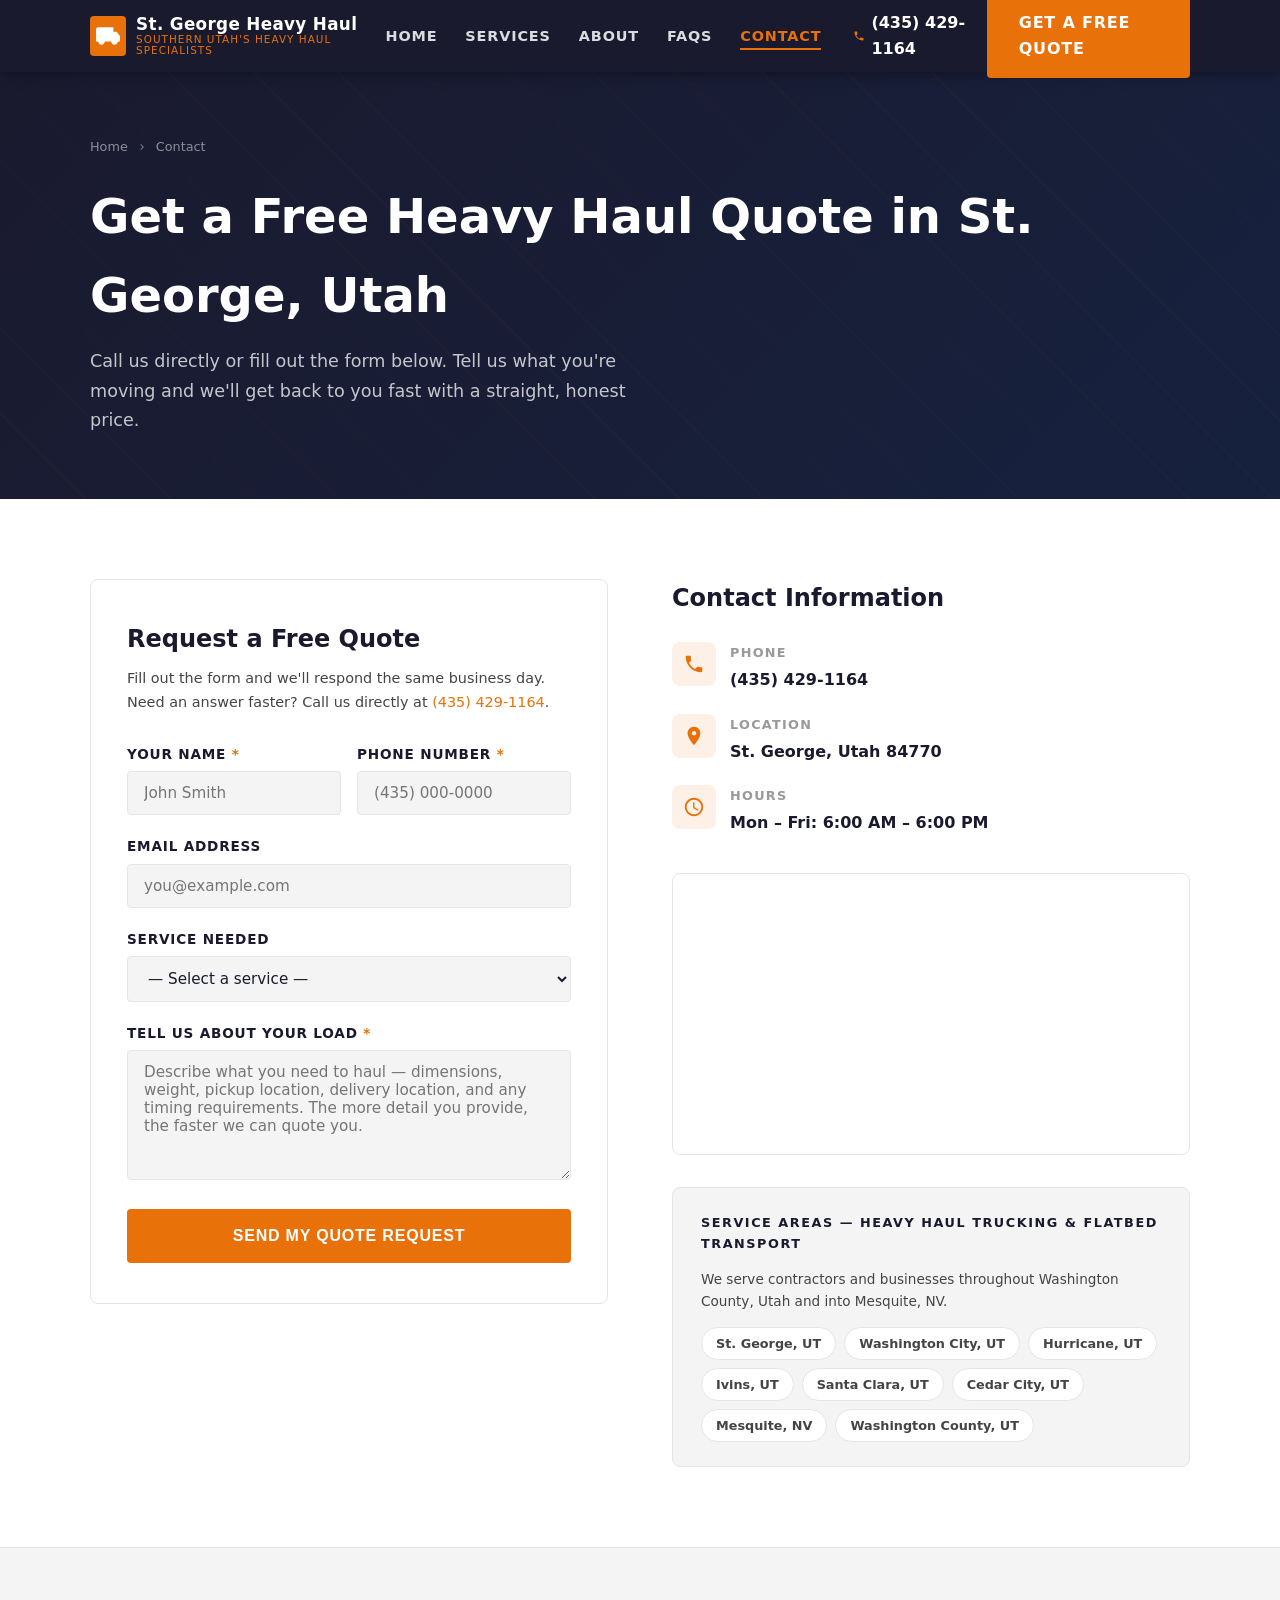
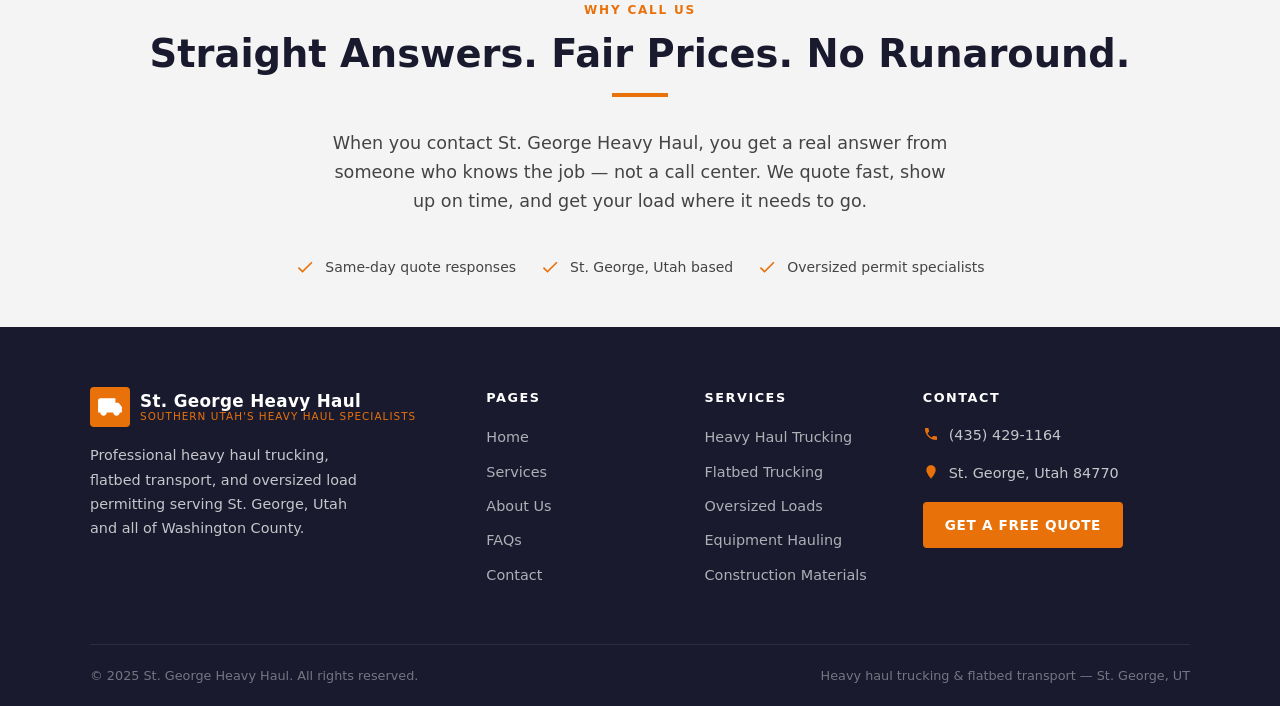
<file: contact.html>
<!doctype html>
<html lang="en">
    <head>
        <meta charset="UTF-8" />
        <meta name="viewport" content="width=device-width, initial-scale=1.0" />
        <title>
            Contact St. George Heavy Haul | Get a Free Quote in Washington
            County UT
        </title>
        <meta
            name="description"
            content="Contact St. George Heavy Haul for a free quote on heavy haul trucking, flatbed transport, oversized loads, or equipment hauling in St. George, Utah. Call (435) 429-1164 or fill out the form."
        />
        <meta name="robots" content="index, follow" />
        <link
            rel="canonical"
            href="https://stgeorgeheavyhaul.com/contact.html"
        />
        <link rel="icon" type="image/svg+xml" href="favicon.svg" />

        <meta
            property="og:title"
            content="Contact St. George Heavy Haul — Free Quote"
        />
        <meta
            property="og:description"
            content="Get a fast, honest quote for heavy haul trucking, flatbed transport, or equipment hauling in St. George, Utah. Call (435) 429-1164."
        />
        <meta property="og:type" content="website" />

        <link rel="stylesheet" href="css/style.css" />
    </head>
    <body>
        <!-- ===================== HEADER ===================== -->
        <header class="site-header">
            <div class="container header-inner">
                <a
                    href="/"
                    class="site-logo"
                    aria-label="St. George Heavy Haul – Home"
                >
                    <div class="logo-icon">
                        <svg viewBox="0 0 24 24" aria-hidden="true">
                            <path
                                d="M20 8h-3V4H3c-1.1 0-2 .9-2 2v11h2c0 1.66 1.34 3 3 3s3-1.34 3-3h6c0 1.66 1.34 3 3 3s3-1.34 3-3h2v-5l-3-4z"
                            />
                        </svg>
                    </div>
                    <div class="logo-text">
                        <span class="logo-name">St. George Heavy Haul</span>
                        <span class="logo-tagline"
                            >Southern Utah's Heavy Haul Specialists</span
                        >
                    </div>
                </a>
                <nav class="site-nav" aria-label="Main navigation">
                    <ul class="nav-links">
                        <li><a href="/">Home</a></li>
                        <li><a href="services.html">Services</a></li>
                        <li><a href="about.html">About</a></li>
                        <li><a href="faqs.html">FAQs</a></li>
                        <li>
                            <a href="contact.html" class="active">Contact</a>
                        </li>
                    </ul>
                    <div class="header-cta">
                        <a
                            href="tel:+14354291164"
                            class="header-phone"
                            aria-label="Call (435) 429-1164"
                        >
                            <svg viewBox="0 0 24 24" aria-hidden="true">
                                <path
                                    d="M6.62 10.79c1.44 2.83 3.76 5.14 6.59 6.59l2.2-2.2c.27-.27.67-.36 1.02-.24 1.12.37 2.33.57 3.57.57.55 0 1 .45 1 1V20c0 .55-.45 1-1 1-9.39 0-17-7.61-17-17 0-.55.45-1 1-1h3.5c.55 0 1 .45 1 1 0 1.25.2 2.45.57 3.57.11.35.03.74-.25 1.02l-2.2 2.2z"
                                />
                            </svg>
                            (435) 429-1164
                        </a>
                        <a href="contact.html" class="btn btn-primary"
                            >Get a Free Quote</a
                        >
                    </div>
                </nav>
                <button
                    class="nav-toggle"
                    aria-label="Toggle navigation"
                    aria-expanded="false"
                >
                    <span></span><span></span><span></span>
                </button>
            </div>
        </header>

        <nav class="mobile-nav" aria-label="Mobile navigation">
            <a href="/">Home</a>
            <a href="services.html">Services</a>
            <a href="about.html">About</a>
            <a href="faqs.html">FAQs</a>
            <a href="contact.html" class="active">Contact</a>
            <a href="tel:+14354291164" class="mobile-phone">
                <svg
                    viewBox="0 0 24 24"
                    width="20"
                    height="20"
                    fill="white"
                    aria-hidden="true"
                >
                    <path
                        d="M6.62 10.79c1.44 2.83 3.76 5.14 6.59 6.59l2.2-2.2c.27-.27.67-.36 1.02-.24 1.12.37 2.33.57 3.57.57.55 0 1 .45 1 1V20c0 .55-.45 1-1 1-9.39 0-17-7.61-17-17 0-.55.45-1 1-1h3.5c.55 0 1 .45 1 1 0 1.25.2 2.45.57 3.57.11.35.03.74-.25 1.02l-2.2 2.2z"
                    />
                </svg>
                Call (435) 429-1164
            </a>
        </nav>

        <main>
            <!-- ===================== PAGE HERO ===================== -->
            <section class="page-hero">
                <div class="container page-hero-content">
                    <nav class="breadcrumb" aria-label="Breadcrumb">
                        <a href="/">Home</a>
                        <svg viewBox="0 0 24 24" aria-hidden="true">
                            <path
                                d="M8.59 16.59L13.17 12 8.59 7.41 10 6l6 6-6 6z"
                            />
                        </svg>
                        <span>Contact</span>
                    </nav>
                    <h1>Get a Free Heavy Haul Quote in St. George, Utah</h1>
                    <p>
                        Call us directly or fill out the form below. Tell us
                        what you're moving and we'll get back to you fast with a
                        straight, honest price.
                    </p>
                </div>
            </section>

            <!-- ===================== CONTACT SECTION ===================== -->
            <section class="section-pad">
                <div class="container">
                    <div class="contact-layout">
                        <div>
                            <div class="contact-form">
                                <h2>Request a Free Quote</h2>
                                <p class="form-sub">
                                    Fill out the form and we'll respond the same
                                    business day. Need an answer faster? Call us
                                    directly at
                                    <a href="tel:+14354291164">(435) 429-1164</a
                                    >.
                                </p>

                                <form
                                    id="contactForm"
                                    action="https://api.web3forms.com/submit"
                                    method="POST"
                                    novalidate
                                >
                                    <!-- Web3Forms Access Key -->
                                    <input
                                        type="hidden"
                                        name="access_key"
                                        value="1b216476-4c73-48b8-8f84-5b4f58f15bd4"
                                    />

                                    <!-- Optional: Customize the email subject line you receive -->
                                    <input
                                        type="hidden"
                                        name="subject"
                                        value="New Quote Request - St. George Heavy Haul"
                                    />

                                    <!-- Optional: Redirects to a thank you page after submission (or remove to stay on page) -->
                                    <!-- <input type="hidden" name="redirect" value="https://yoursite.com/thank-you.html"> -->

                                    <!-- Honeypot spam protection -->
                                    <input
                                        type="checkbox"
                                        name="botcheck"
                                        style="display: none"
                                    />

                                    <div class="form-row">
                                        <div class="form-group">
                                            <label for="name"
                                                >Your Name
                                                <span
                                                    style="color: var(--orange)"
                                                    >*</span
                                                ></label
                                            >
                                            <input
                                                type="text"
                                                id="name"
                                                name="name"
                                                placeholder="John Smith"
                                                required
                                                autocomplete="name"
                                            />
                                        </div>
                                        <div class="form-group">
                                            <label for="phone"
                                                >Phone Number
                                                <span
                                                    style="color: var(--orange)"
                                                    >*</span
                                                ></label
                                            >
                                            <input
                                                type="tel"
                                                id="phone"
                                                name="phone"
                                                placeholder="(435) 000-0000"
                                                required
                                                autocomplete="tel"
                                            />
                                        </div>
                                    </div>

                                    <div class="form-group">
                                        <label for="email">Email Address</label>
                                        <input
                                            type="email"
                                            id="email"
                                            name="email"
                                            placeholder="you@example.com"
                                            autocomplete="email"
                                        />
                                    </div>

                                    <div class="form-group">
                                        <label for="service"
                                            >Service Needed</label
                                        >
                                        <select id="service" name="service">
                                            <option value="">
                                                — Select a service —
                                            </option>
                                            <option value="heavy-haul">
                                                Heavy Haul Trucking
                                            </option>
                                            <option value="flatbed">
                                                Flatbed Trucking
                                            </option>
                                            <option value="oversized">
                                                Oversized Load Transport
                                            </option>
                                            <option value="equipment">
                                                Equipment Hauling
                                            </option>
                                            <option value="construction">
                                                Construction Material Delivery
                                            </option>
                                            <option value="other">
                                                Not Sure / Other
                                            </option>
                                        </select>
                                    </div>

                                    <div class="form-group">
                                        <label for="message"
                                            >Tell Us About Your Load
                                            <span style="color: var(--orange)"
                                                >*</span
                                            ></label
                                        >
                                        <textarea
                                            id="message"
                                            name="message"
                                            placeholder="Describe what you need to haul — dimensions, weight, pickup location, delivery location, and any timing requirements. The more detail you provide, the faster we can quote you."
                                            required
                                        ></textarea>
                                    </div>

                                    <button
                                        type="submit"
                                        class="btn btn-primary form-submit"
                                    >
                                        Send My Quote Request
                                    </button>

                                    <div
                                        id="formSuccess"
                                        class="form-success"
                                        role="alert"
                                        aria-live="polite"
                                        style="display: none"
                                    >
                                        &#10003; Your message was sent. We'll be
                                        in touch soon — usually same business
                                        day. If it's urgent, call us at
                                        <a href="tel:+14354291164"
                                            >(435) 429-1164</a
                                        >.
                                    </div>

                                    <div
                                        id="formError"
                                        class="form-error"
                                        role="alert"
                                        aria-live="polite"
                                        style="display: none"
                                    >
                                        &#10005; Something went wrong. Please
                                        try again or call us directly at
                                        <a href="tel:+14354291164"
                                            >(435) 429-1164</a
                                        >.
                                    </div>
                                </form>
                            </div>
                        </div>

                        <script>
                            const form = document.getElementById("contactForm");
                            const successMsg =
                                document.getElementById("formSuccess");
                            const errorMsg =
                                document.getElementById("formError");

                            form.addEventListener("submit", async function (e) {
                                e.preventDefault();

                                const submitBtn = form.querySelector(
                                    'button[type="submit"]',
                                );
                                submitBtn.disabled = true;
                                submitBtn.textContent = "Sending...";

                                const formData = new FormData(form);
                                const object = Object.fromEntries(formData);
                                const json = JSON.stringify(object);

                                try {
                                    const response = await fetch(
                                        "https://api.web3forms.com/submit",
                                        {
                                            method: "POST",
                                            headers: {
                                                "Content-Type":
                                                    "application/json",
                                                Accept: "application/json",
                                            },
                                            body: json,
                                        },
                                    );

                                    const result = await response.json();

                                    if (result.success) {
                                        successMsg.style.display = "block";
                                        errorMsg.style.display = "none";
                                        form.reset();
                                    } else {
                                        errorMsg.style.display = "block";
                                        successMsg.style.display = "none";
                                    }
                                } catch (error) {
                                    errorMsg.style.display = "block";
                                    successMsg.style.display = "none";
                                } finally {
                                    submitBtn.disabled = false;
                                    submitBtn.textContent =
                                        "Send My Quote Request";
                                }
                            });
                        </script>

                        <!-- Info + Map -->
                        <div class="contact-info">
                            <h2>Contact Information</h2>

                            <div class="contact-info-items">
                                <div class="contact-info-item">
                                    <div class="icon-wrap" aria-hidden="true">
                                        <svg viewBox="0 0 24 24">
                                            <path
                                                d="M6.62 10.79c1.44 2.83 3.76 5.14 6.59 6.59l2.2-2.2c.27-.27.67-.36 1.02-.24 1.12.37 2.33.57 3.57.57.55 0 1 .45 1 1V20c0 .55-.45 1-1 1-9.39 0-17-7.61-17-17 0-.55.45-1 1-1h3.5c.55 0 1 .45 1 1 0 1.25.2 2.45.57 3.57.11.35.03.74-.25 1.02l-2.2 2.2z"
                                            />
                                        </svg>
                                    </div>
                                    <div class="info-text">
                                        <strong>Phone</strong>
                                        <a href="tel:+14354291164"
                                            >(435) 429-1164</a
                                        >
                                    </div>
                                </div>

                                <div class="contact-info-item">
                                    <div class="icon-wrap" aria-hidden="true">
                                        <svg viewBox="0 0 24 24">
                                            <path
                                                d="M12 2C8.13 2 5 5.13 5 9c0 5.25 7 13 7 13s7-7.75 7-13c0-3.87-3.13-7-7-7zm0 9.5c-1.38 0-2.5-1.12-2.5-2.5s1.12-2.5 2.5-2.5 2.5 1.12 2.5 2.5-1.12 2.5-2.5 2.5z"
                                            />
                                        </svg>
                                    </div>
                                    <div class="info-text">
                                        <strong>Location</strong>
                                        <span>St. George, Utah 84770</span>
                                    </div>
                                </div>

                                <div class="contact-info-item">
                                    <div class="icon-wrap" aria-hidden="true">
                                        <svg viewBox="0 0 24 24">
                                            <path
                                                d="M11.99 2C6.47 2 2 6.48 2 12s4.47 10 9.99 10C17.52 22 22 17.52 22 12S17.52 2 11.99 2zM12 20c-4.42 0-8-3.58-8-8s3.58-8 8-8 8 3.58 8 8-3.58 8-8 8zm.5-13H11v6l5.25 3.15.75-1.23-4.5-2.67V7z"
                                            />
                                        </svg>
                                    </div>
                                    <div class="info-text">
                                        <strong>Hours</strong>
                                        <span
                                            >Mon – Fri: 6:00 AM – 6:00 PM</span
                                        >
                                    </div>
                                </div>
                            </div>

                            <!-- Google Maps Embed: St. George, UT -->
                            <div class="map-embed">
                                <iframe
                                    src="https://www.google.com/maps/embed?pb=!1m18!1m12!1m3!1d96968.69047498!2d-113.62!3d37.10!2m3!1f0!2f0!3f0!3m2!1i1024!2i768!4f13.1!3m3!1m2!1s0x80ca5b37c70e2591%3A0x2bbc91c3e6d1be4d!2sSt.%20George%2C%20UT!5e0!3m2!1sen!2sus!4v1700000000000!5m2!1sen!2sus"
                                    width="600"
                                    height="280"
                                    style="border: 0"
                                    allowfullscreen=""
                                    loading="lazy"
                                    referrerpolicy="no-referrer-when-downgrade"
                                    title="St. George, Utah map — service area for heavy haul trucking"
                                    aria-label="Google Map showing St. George, Utah service area"
                                >
                                </iframe>
                            </div>

                            <!-- Service Areas -->
                            <div class="service-areas-box">
                                <h3>
                                    Service Areas — Heavy Haul Trucking &amp;
                                    Flatbed Transport
                                </h3>
                                <p
                                    style="
                                        font-size: 0.85rem;
                                        color: var(--gray-dark);
                                        margin-bottom: 14px;
                                    "
                                >
                                    We serve contractors and businesses
                                    throughout Washington County, Utah and into
                                    Mesquite, NV.
                                </p>
                                <div class="areas-tags">
                                    <span class="area-tag">St. George, UT</span>
                                    <span class="area-tag"
                                        >Washington City, UT</span
                                    >
                                    <span class="area-tag">Hurricane, UT</span>
                                    <span class="area-tag">Ivins, UT</span>
                                    <span class="area-tag"
                                        >Santa Clara, UT</span
                                    >
                                    <span class="area-tag">Cedar City, UT</span>
                                    <span class="area-tag">Mesquite, NV</span>
                                    <span class="area-tag"
                                        >Washington County, UT</span
                                    >
                                </div>
                            </div>
                        </div>
                    </div>
                </div>
            </section>

            <!-- ===================== BOTTOM TRUST STRIP ===================== -->
            <section
                class="section-pad-sm"
                style="
                    background: var(--off-white);
                    border-top: 1px solid var(--gray-light);
                "
                aria-label="Why contact us"
            >
                <div class="container text-center">
                    <span class="section-label">Why Call Us</span>
                    <h2 class="section-title" style="margin-bottom: 8px">
                        Straight Answers. Fair Prices. No Runaround.
                    </h2>
                    <div class="divider center"></div>
                    <p class="section-sub">
                        When you contact St. George Heavy Haul, you get a real
                        answer from someone who knows the job — not a call
                        center. We quote fast, show up on time, and get your
                        load where it needs to go.
                    </p>

                    <div
                        style="
                            display: flex;
                            flex-wrap: wrap;
                            gap: 24px;
                            justify-content: center;
                            margin-top: 8px;
                        "
                    >
                        <div class="trust-item" style="color: var(--gray-dark)">
                            <svg
                                viewBox="0 0 24 24"
                                style="
                                    width: 20px;
                                    height: 20px;
                                    fill: var(--orange);
                                "
                                aria-hidden="true"
                            >
                                <path
                                    d="M9 16.17L4.83 12l-1.42 1.41L9 19 21 7l-1.41-1.41z"
                                />
                            </svg>
                            Same-day quote responses
                        </div>
                        <div class="trust-item" style="color: var(--gray-dark)">
                            <svg
                                viewBox="0 0 24 24"
                                style="
                                    width: 20px;
                                    height: 20px;
                                    fill: var(--orange);
                                "
                                aria-hidden="true"
                            >
                                <path
                                    d="M9 16.17L4.83 12l-1.42 1.41L9 19 21 7l-1.41-1.41z"
                                />
                            </svg>
                            St. George, Utah based
                        </div>
                        <div class="trust-item" style="color: var(--gray-dark)">
                            <svg
                                viewBox="0 0 24 24"
                                style="
                                    width: 20px;
                                    height: 20px;
                                    fill: var(--orange);
                                "
                                aria-hidden="true"
                            >
                                <path
                                    d="M9 16.17L4.83 12l-1.42 1.41L9 19 21 7l-1.41-1.41z"
                                />
                            </svg>
                            Oversized permit specialists
                        </div>
                    </div>
                </div>
            </section>
        </main>

        <!-- ===================== FOOTER ===================== -->
        <footer class="site-footer" aria-label="Site footer">
            <div class="container">
                <div class="footer-grid">
                    <div class="footer-brand">
                        <a
                            href="/"
                            class="site-logo"
                            aria-label="St. George Heavy Haul – Home"
                        >
                            <div class="logo-icon">
                                <svg viewBox="0 0 24 24" aria-hidden="true">
                                    <path
                                        d="M20 8h-3V4H3c-1.1 0-2 .9-2 2v11h2c0 1.66 1.34 3 3 3s3-1.34 3-3h6c0 1.66 1.34 3 3 3s3-1.34 3-3h2v-5l-3-4z"
                                    />
                                </svg>
                            </div>
                            <div class="logo-text">
                                <span class="logo-name"
                                    >St. George Heavy Haul</span
                                >
                                <span class="logo-tagline"
                                    >Southern Utah's Heavy Haul
                                    Specialists</span
                                >
                            </div>
                        </a>
                        <p>
                            Professional heavy haul trucking, flatbed transport,
                            and oversized load permitting serving St. George,
                            Utah and all of Washington County.
                        </p>
                    </div>
                    <div class="footer-col">
                        <h4>Pages</h4>
                        <ul>
                            <li><a href="/">Home</a></li>
                            <li><a href="services.html">Services</a></li>
                            <li><a href="about.html">About Us</a></li>
                            <li><a href="faqs.html">FAQs</a></li>
                            <li><a href="contact.html">Contact</a></li>
                        </ul>
                    </div>
                    <div class="footer-col">
                        <h4>Services</h4>
                        <ul>
                            <li>
                                <a href="services.html#heavy-haul"
                                    >Heavy Haul Trucking</a
                                >
                            </li>
                            <li>
                                <a href="services.html#flatbed"
                                    >Flatbed Trucking</a
                                >
                            </li>
                            <li>
                                <a href="services.html#oversized"
                                    >Oversized Loads</a
                                >
                            </li>
                            <li>
                                <a href="services.html#equipment"
                                    >Equipment Hauling</a
                                >
                            </li>
                            <li>
                                <a href="services.html#construction"
                                    >Construction Materials</a
                                >
                            </li>
                        </ul>
                    </div>
                    <div class="footer-col">
                        <h4>Contact</h4>
                        <div class="footer-contact-item">
                            <svg viewBox="0 0 24 24" aria-hidden="true">
                                <path
                                    d="M6.62 10.79c1.44 2.83 3.76 5.14 6.59 6.59l2.2-2.2c.27-.27.67-.36 1.02-.24 1.12.37 2.33.57 3.57.57.55 0 1 .45 1 1V20c0 .55-.45 1-1 1-9.39 0-17-7.61-17-17 0-.55.45-1 1-1h3.5c.55 0 1 .45 1 1 0 1.25.2 2.45.57 3.57.11.35.03.74-.25 1.02l-2.2 2.2z"
                                />
                            </svg>
                            <a href="tel:+14354291164">(435) 429-1164</a>
                        </div>
                        <div class="footer-contact-item">
                            <svg viewBox="0 0 24 24" aria-hidden="true">
                                <path
                                    d="M12 2C8.13 2 5 5.13 5 9c0 5.25 7 13 7 13s7-7.75 7-13c0-3.87-3.13-7-7-7z"
                                />
                            </svg>
                            <span>St. George, Utah 84770</span>
                        </div>
                        <div style="margin-top: 16px">
                            <a
                                href="contact.html"
                                class="btn btn-primary"
                                style="padding: 10px 20px; font-size: 0.85rem"
                                >Get a Free Quote</a
                            >
                        </div>
                    </div>
                </div>
                <div class="footer-bottom">
                    <span
                        >&copy; 2025 St. George Heavy Haul. All rights
                        reserved.</span
                    >
                    <span
                        >Heavy haul trucking &amp; flatbed transport — St.
                        George, UT</span
                    >
                </div>
            </div>
        </footer>

        <script src="js/main.js"></script>
    </body>
</html>
</file>
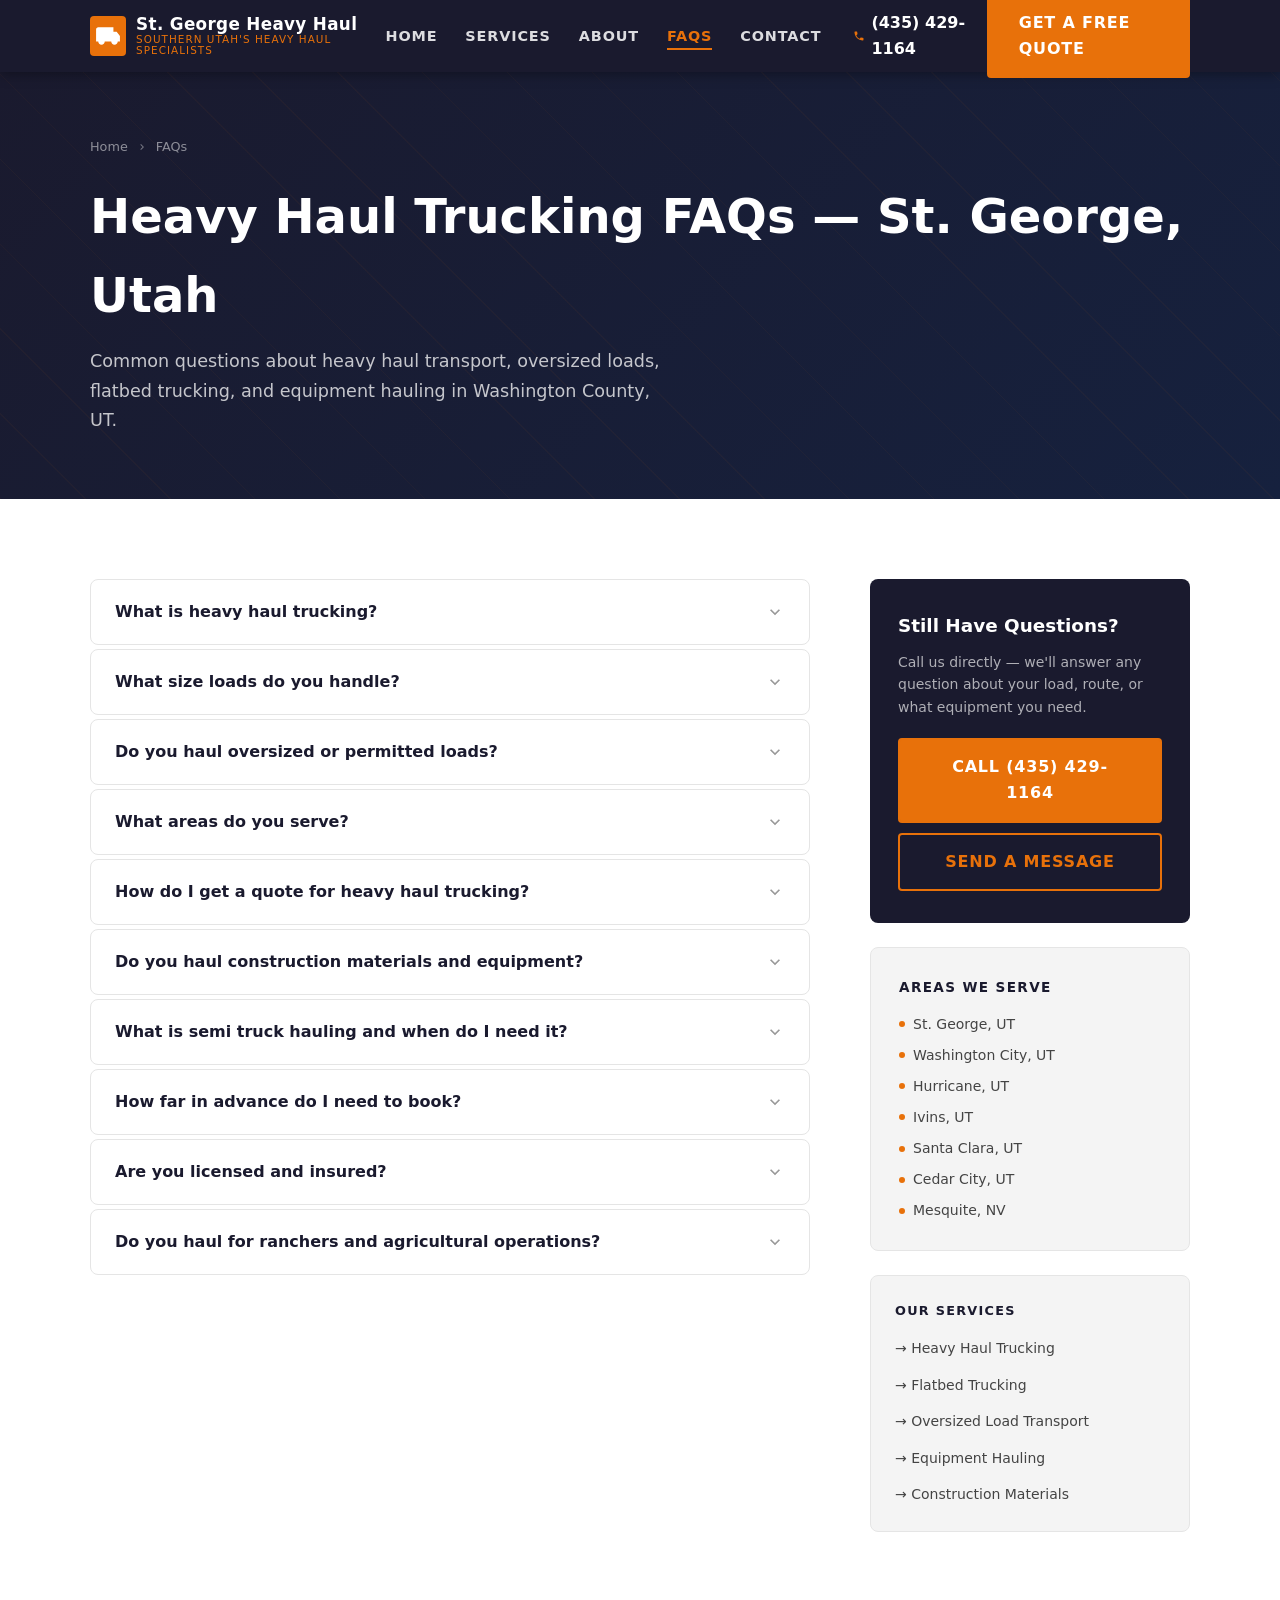
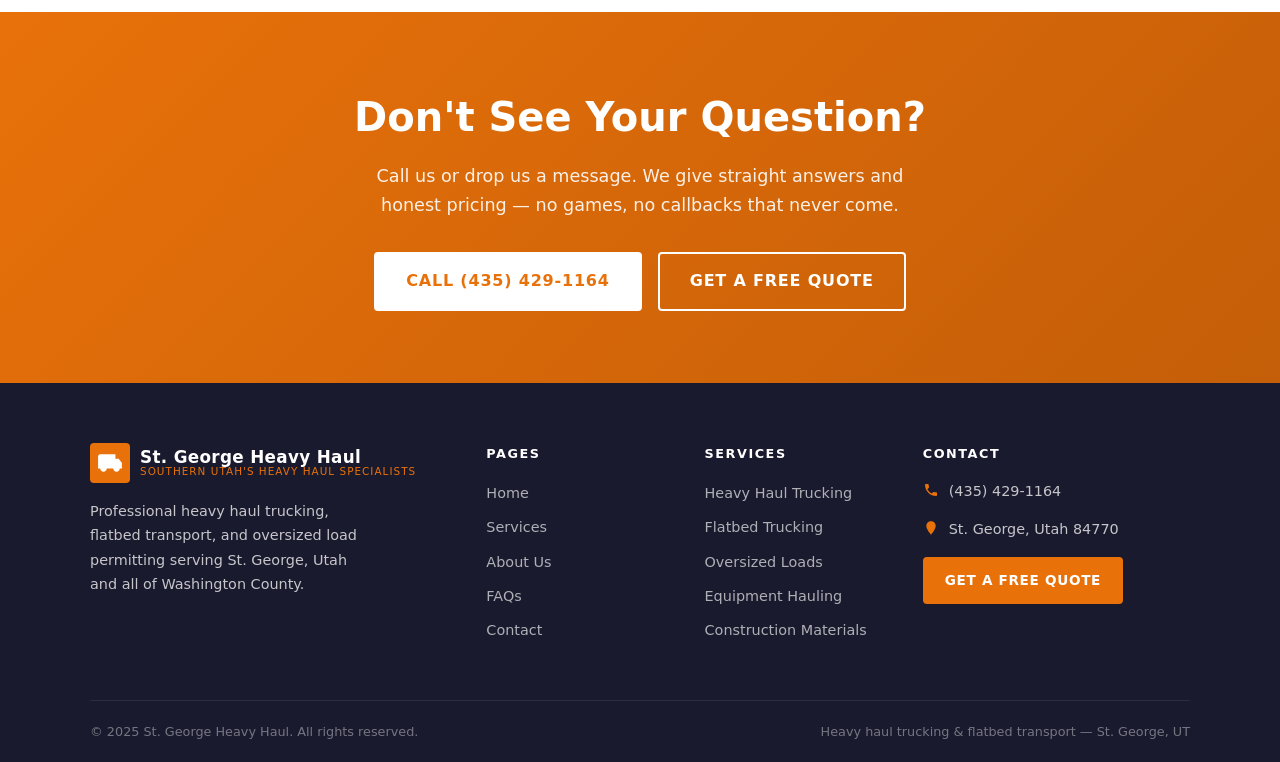
<file: faqs.html>
<!DOCTYPE html>
<html lang="en">
<head>
  <meta charset="UTF-8" />
  <meta name="viewport" content="width=device-width, initial-scale=1.0" />
  <title>Heavy Haul Trucking FAQs | St. George Utah Questions Answered</title>
  <meta name="description" content="Answers to common questions about heavy haul trucking, oversized loads, flatbed transport, and equipment hauling in St. George, Utah and Washington County." />
  <meta name="robots" content="index, follow" />
  <link rel="canonical" href="https://stgeorgeheavyhaul.com/faqs.html" />
  <link rel="icon" type="image/svg+xml" href="favicon.svg" />

  <meta property="og:title" content="Heavy Haul Trucking FAQs — St. George Utah" />
  <meta property="og:description" content="What is heavy haul trucking? What size loads do we handle? How do you get a quote? Common questions answered for St. George, Utah and Washington County." />
  <meta property="og:type" content="website" />

  <!-- FAQ Schema -->
  <script type="application/ld+json">
  {
    "@context": "https://schema.org",
    "@type": "FAQPage",
    "mainEntity": [
      {
        "@type": "Question",
        "name": "What is heavy haul trucking?",
        "acceptedAnswer": {
          "@type": "Answer",
          "text": "Heavy haul trucking refers to the transport of loads that exceed standard legal weight or size limits. These loads typically require special permits from state and local authorities, as well as specialized equipment like lowboy trailers, step-deck flatbeds, and sometimes escort vehicles. In Utah, loads exceeding 80,000 lbs gross weight, 8'6\" width, 14' height, or 65' length generally require oversize or overweight permits."
        }
      },
      {
        "@type": "Question",
        "name": "What size loads do you handle?",
        "acceptedAnswer": {
          "@type": "Answer",
          "text": "We handle a wide range of load sizes, from standard flatbed loads to permitted oversized freight. Our equipment can accommodate loads exceeding standard legal limits in width, height, length, and weight. Contact us with your specific dimensions and weight and we'll tell you exactly what equipment and permits are needed."
        }
      },
      {
        "@type": "Question",
        "name": "Do you haul oversized or permitted loads?",
        "acceptedAnswer": {
          "@type": "Answer",
          "text": "Yes. Oversized and overweight loads are one of our specialties. We handle all required Utah DOT permits and coordinate with counties and municipalities as needed. We also arrange pilot car and escort services when required by permit conditions."
        }
      },
      {
        "@type": "Question",
        "name": "What areas do you serve?",
        "acceptedAnswer": {
          "@type": "Answer",
          "text": "We primarily serve St. George, Washington City, Hurricane, Ivins, Santa Clara, Cedar City, and Mesquite, NV. We cover all of Washington County, Utah and can discuss routes outside that area depending on the job."
        }
      },
      {
        "@type": "Question",
        "name": "How do I get a quote?",
        "acceptedAnswer": {
          "@type": "Answer",
          "text": "The fastest way is to call us at (435) 429-1164. You can also fill out the contact form on our website. Give us your load dimensions, weight, pickup location, and delivery destination, and we'll get you a straight quote — usually the same day."
        }
      },
      {
        "@type": "Question",
        "name": "Do you haul construction materials and equipment?",
        "acceptedAnswer": {
          "@type": "Answer",
          "text": "Yes. We regularly haul construction materials including concrete masonry units, rebar, structural steel, lumber, and precast elements. We also haul construction equipment including excavators, bulldozers, loaders, skid steers, forklifts, and other heavy machinery."
        }
      }
    ]
  }
  </script>

  <link rel="stylesheet" href="css/style.css" />
</head>
<body>

  <!-- ===================== HEADER ===================== -->
  <header class="site-header">
    <div class="container header-inner">
      <a href="/" class="site-logo" aria-label="St. George Heavy Haul – Home">
        <div class="logo-icon">
          <svg viewBox="0 0 24 24" aria-hidden="true"><path d="M20 8h-3V4H3c-1.1 0-2 .9-2 2v11h2c0 1.66 1.34 3 3 3s3-1.34 3-3h6c0 1.66 1.34 3 3 3s3-1.34 3-3h2v-5l-3-4z"/></svg>
        </div>
        <div class="logo-text">
          <span class="logo-name">St. George Heavy Haul</span>
          <span class="logo-tagline">Southern Utah's Heavy Haul Specialists</span>
        </div>
      </a>
      <nav class="site-nav" aria-label="Main navigation">
        <ul class="nav-links">
          <li><a href="/">Home</a></li>
          <li><a href="services.html">Services</a></li>
          <li><a href="about.html">About</a></li>
          <li><a href="faqs.html" class="active">FAQs</a></li>
          <li><a href="contact.html">Contact</a></li>
        </ul>
        <div class="header-cta">
          <a href="tel:+14354291164" class="header-phone" aria-label="Call (435) 429-1164">
            <svg viewBox="0 0 24 24" aria-hidden="true"><path d="M6.62 10.79c1.44 2.83 3.76 5.14 6.59 6.59l2.2-2.2c.27-.27.67-.36 1.02-.24 1.12.37 2.33.57 3.57.57.55 0 1 .45 1 1V20c0 .55-.45 1-1 1-9.39 0-17-7.61-17-17 0-.55.45-1 1-1h3.5c.55 0 1 .45 1 1 0 1.25.2 2.45.57 3.57.11.35.03.74-.25 1.02l-2.2 2.2z"/></svg>
            (435) 429-1164
          </a>
          <a href="contact.html" class="btn btn-primary">Get a Free Quote</a>
        </div>
      </nav>
      <button class="nav-toggle" aria-label="Toggle navigation" aria-expanded="false">
        <span></span><span></span><span></span>
      </button>
    </div>
  </header>

  <nav class="mobile-nav" aria-label="Mobile navigation">
    <a href="/">Home</a>
    <a href="services.html">Services</a>
    <a href="about.html">About</a>
    <a href="faqs.html" class="active">FAQs</a>
    <a href="contact.html">Contact</a>
    <a href="tel:+14354291164" class="mobile-phone">
      <svg viewBox="0 0 24 24" width="20" height="20" fill="white" aria-hidden="true"><path d="M6.62 10.79c1.44 2.83 3.76 5.14 6.59 6.59l2.2-2.2c.27-.27.67-.36 1.02-.24 1.12.37 2.33.57 3.57.57.55 0 1 .45 1 1V20c0 .55-.45 1-1 1-9.39 0-17-7.61-17-17 0-.55.45-1 1-1h3.5c.55 0 1 .45 1 1 0 1.25.2 2.45.57 3.57.11.35.03.74-.25 1.02l-2.2 2.2z"/></svg>
      Call (435) 429-1164
    </a>
  </nav>

  <main>

    <!-- ===================== PAGE HERO ===================== -->
    <section class="page-hero">
      <div class="container page-hero-content">
        <nav class="breadcrumb" aria-label="Breadcrumb">
          <a href="/">Home</a>
          <svg viewBox="0 0 24 24" aria-hidden="true"><path d="M8.59 16.59L13.17 12 8.59 7.41 10 6l6 6-6 6z"/></svg>
          <span>FAQs</span>
        </nav>
        <h1>Heavy Haul Trucking FAQs — St. George, Utah</h1>
        <p>Common questions about heavy haul transport, oversized loads, flatbed trucking, and equipment hauling in Washington County, UT.</p>
      </div>
    </section>

    <!-- ===================== FAQ SECTION ===================== -->
    <section class="section-pad">
      <div class="container">
        <div class="faq-layout">

          <div class="faq-list" role="list">

            <div class="faq-item" role="listitem">
              <button class="faq-question" aria-expanded="false">
                What is heavy haul trucking?
                <svg class="faq-chevron" viewBox="0 0 24 24" aria-hidden="true"><path d="M7.41 8.59L12 13.17l4.59-4.58L18 10l-6 6-6-6z"/></svg>
              </button>
              <div class="faq-answer">
                <div class="faq-answer-inner">
                  <p>Heavy haul trucking refers to the transport of loads that exceed standard legal weight or size limits on public roads. These loads typically require special oversize or overweight permits from state and local authorities, as well as specialized equipment — such as lowboy trailers, step-deck flatbeds, or multi-axle rigs — to safely carry and distribute the weight.</p>
                  <p style="margin-top: 12px;">In Utah, loads generally need permits when they exceed any of the following: <strong>80,000 lbs gross vehicle weight</strong>, <strong>8'6" wide</strong>, <strong>14' tall</strong>, or <strong>65' in total length</strong>. We handle all permit work for you — just give us your load specs and we take it from there.</p>
                </div>
              </div>
            </div>

            <div class="faq-item" role="listitem">
              <button class="faq-question" aria-expanded="false">
                What size loads do you handle?
                <svg class="faq-chevron" viewBox="0 0 24 24" aria-hidden="true"><path d="M7.41 8.59L12 13.17l4.59-4.58L18 10l-6 6-6-6z"/></svg>
              </button>
              <div class="faq-answer">
                <div class="faq-answer-inner">
                  <p>We handle a wide range of load sizes — from standard flatbed freight up to legally permitted oversized dimensions. Our trailer fleet includes standard 48' and 53' flatbeds, step-deck configurations for taller loads, and lowboy trailers for heavy equipment with limited ground clearance.</p>
                  <p style="margin-top: 12px;">If you have a load that's unusually wide, tall, long, or heavy, contact us with the specific dimensions and weight. We'll tell you exactly what equipment it takes and whether permits are required. No guessing, no surprises.</p>
                </div>
              </div>
            </div>

            <div class="faq-item" role="listitem">
              <button class="faq-question" aria-expanded="false">
                Do you haul oversized or permitted loads?
                <svg class="faq-chevron" viewBox="0 0 24 24" aria-hidden="true"><path d="M7.41 8.59L12 13.17l4.59-4.58L18 10l-6 6-6-6z"/></svg>
              </button>
              <div class="faq-answer">
                <div class="faq-answer-inner">
                  <p>Yes — oversized and overweight load transport is one of our core services. We work with the Utah Division of Motor Vehicles and local jurisdictions to obtain all required permits before your load moves. This includes overwidth, overlength, overheight, and overweight permits.</p>
                  <p style="margin-top: 12px;">When your permit conditions require it, we also coordinate pilot car and escort services. Some oversized loads also require night or weekend moves due to route restrictions — we'll walk you through what's required for your specific load and route in Southern Utah.</p>
                </div>
              </div>
            </div>

            <div class="faq-item" role="listitem">
              <button class="faq-question" aria-expanded="false">
                What areas do you serve?
                <svg class="faq-chevron" viewBox="0 0 24 24" aria-hidden="true"><path d="M7.41 8.59L12 13.17l4.59-4.58L18 10l-6 6-6-6z"/></svg>
              </button>
              <div class="faq-answer">
                <div class="faq-answer-inner">
                  <p>We're based in St. George, Utah, and serve the following areas:</p>
                  <ul style="margin-top:10px; display:flex; flex-direction:column; gap:6px; padding-left:16px; list-style:disc; color:var(--gray-dark);">
                    <li><strong>St. George, UT</strong> — our primary service area</li>
                    <li><strong>Washington City, UT</strong></li>
                    <li><strong>Hurricane, UT</strong></li>
                    <li><strong>Ivins, UT</strong></li>
                    <li><strong>Santa Clara, UT</strong></li>
                    <li><strong>Cedar City, UT</strong></li>
                    <li><strong>Mesquite, NV</strong></li>
                  </ul>
                  <p style="margin-top: 12px;">If your project is outside these areas, give us a call anyway. Depending on the load and route, we may still be able to help.</p>
                </div>
              </div>
            </div>

            <div class="faq-item" role="listitem">
              <button class="faq-question" aria-expanded="false">
                How do I get a quote for heavy haul trucking?
                <svg class="faq-chevron" viewBox="0 0 24 24" aria-hidden="true"><path d="M7.41 8.59L12 13.17l4.59-4.58L18 10l-6 6-6-6z"/></svg>
              </button>
              <div class="faq-answer">
                <div class="faq-answer-inner">
                  <p>The fastest way to get a quote is to call us directly at <a href="tel:+14354291164">(435) 429-1164</a>. Have your load dimensions, approximate weight, pickup location, and delivery destination ready — we'll give you a number on the spot or follow up the same day.</p>
                  <p style="margin-top: 12px;">You can also fill out the <a href="contact.html">contact form on our website</a> and we'll reach out quickly. We don't believe in making the quoting process complicated. Tell us what you've got, we'll tell you what it costs.</p>
                </div>
              </div>
            </div>

            <div class="faq-item" role="listitem">
              <button class="faq-question" aria-expanded="false">
                Do you haul construction materials and equipment?
                <svg class="faq-chevron" viewBox="0 0 24 24" aria-hidden="true"><path d="M7.41 8.59L12 13.17l4.59-4.58L18 10l-6 6-6-6z"/></svg>
              </button>
              <div class="faq-answer">
                <div class="faq-answer-inner">
                  <p>Absolutely. Construction material delivery and equipment hauling make up a significant part of our work in Washington County. For materials, we regularly haul:</p>
                  <ul style="margin-top:10px; display:flex; flex-direction:column; gap:5px; padding-left:16px; list-style:disc; color:var(--gray-dark);">
                    <li>Concrete masonry units (CMUs) and concrete block</li>
                    <li>Rebar and structural steel</li>
                    <li>Precast panels and lintels</li>
                    <li>Structural lumber and engineered wood</li>
                    <li>Aggregate, base rock, and pipe</li>
                  </ul>
                  <p style="margin-top: 12px;">For equipment, we haul excavators, bulldozers, motor graders, loaders, skid steers, forklifts, tractors, generators, and other heavy machinery. We have the right lowboy and flatbed configurations, and our drivers know how to properly load, secure, and transport heavy equipment without damage.</p>
                </div>
              </div>
            </div>

            <div class="faq-item" role="listitem">
              <button class="faq-question" aria-expanded="false">
                What is semi truck hauling and when do I need it?
                <svg class="faq-chevron" viewBox="0 0 24 24" aria-hidden="true"><path d="M7.41 8.59L12 13.17l4.59-4.58L18 10l-6 6-6-6z"/></svg>
              </button>
              <div class="faq-answer">
                <div class="faq-answer-inner">
                  <p><strong>Semi truck hauling in St. George, UT</strong> refers to freight transport using a tractor-trailer combination — typically for loads too large for a pickup truck, flatbed trailer, or standard delivery vehicle. You need semi truck hauling when you're moving large quantities of materials, heavy loads that require a powered trailer, or cargo that needs specialized securement equipment.</p>
                  <p style="margin-top: 12px;">Common scenarios where semi truck hauling is the right call include: full flatbed loads of masonry block, equipment moves that require a lowboy, oversized loads that require permit coordination, and regular delivery contracts for job site supplies.</p>
                </div>
              </div>
            </div>

            <div class="faq-item" role="listitem">
              <button class="faq-question" aria-expanded="false">
                How far in advance do I need to book?
                <svg class="faq-chevron" viewBox="0 0 24 24" aria-hidden="true"><path d="M7.41 8.59L12 13.17l4.59-4.58L18 10l-6 6-6-6z"/></svg>
              </button>
              <div class="faq-answer">
                <div class="faq-answer-inner">
                  <p>It depends on the job. Standard flatbed loads with shorter lead times are generally easier to schedule on short notice. Oversized or permitted loads require more lead time because permits can take 2–5 business days to process through the Utah DMV, and route surveys may be needed.</p>
                  <p style="margin-top: 12px;">The earlier you contact us, the better we can plan your haul. For time-sensitive loads, call us directly and we'll do our best to work with your timeline. We won't promise what we can't deliver.</p>
                </div>
              </div>
            </div>

            <div class="faq-item" role="listitem">
              <button class="faq-question" aria-expanded="false">
                Are you licensed and insured?
                <svg class="faq-chevron" viewBox="0 0 24 24" aria-hidden="true"><path d="M7.41 8.59L12 13.17l4.59-4.58L18 10l-6 6-6-6z"/></svg>
              </button>
              <div class="faq-answer">
                <div class="faq-answer-inner">
                  <p>Yes. We carry all required commercial motor carrier insurance, including cargo and liability coverage appropriate for the loads we haul.</p>
                  <p style="margin-top: 12px;">If your job requires proof of insurance — which many general contractors and project owners require — we can provide a certificate of insurance. Just ask when you contact us for a quote.</p>
                </div>
              </div>
            </div>

            <div class="faq-item" role="listitem">
              <button class="faq-question" aria-expanded="false">
                Do you haul for ranchers and agricultural operations?
                <svg class="faq-chevron" viewBox="0 0 24 24" aria-hidden="true"><path d="M7.41 8.59L12 13.17l4.59-4.58L18 10l-6 6-6-6z"/></svg>
              </button>
              <div class="faq-answer">
                <div class="faq-answer-inner">
                  <p>Yes. Agricultural equipment hauling is part of what we do. We haul tractors, tillage equipment, irrigation systems, feeders, and other farming machinery throughout Washington County and into neighboring areas. If you're a rancher or farmer who needs to move equipment between properties or to a shop for service, we can handle it.</p>
                  <p style="margin-top: 12px;">We understand the pace of agricultural work — when equipment needs to move, it often needs to move now. Give us a call and we'll work with your schedule as best we can.</p>
                </div>
              </div>
            </div>

          </div>

          <!-- Sidebar -->
          <aside class="faq-sidebar">
            <div class="faq-cta-box">
              <h3>Still Have Questions?</h3>
              <p>Call us directly — we'll answer any question about your load, route, or what equipment you need.</p>
              <a href="tel:+14354291164" class="btn btn-primary" style="display:block; text-align:center; margin-bottom:10px;">Call (435) 429-1164</a>
              <a href="contact.html" class="btn btn-outline-orange" style="display:block; text-align:center;">Send a Message</a>
            </div>

            <div class="faq-areas-box">
              <h4>Areas We Serve</h4>
              <ul>
                <li>St. George, UT</li>
                <li>Washington City, UT</li>
                <li>Hurricane, UT</li>
                <li>Ivins, UT</li>
                <li>Santa Clara, UT</li>
                <li>Cedar City, UT</li>
                <li>Mesquite, NV</li>
              </ul>
            </div>

            <div style="margin-top: 24px; background: var(--off-white); border-radius: 8px; padding: 24px; border: 1px solid var(--gray-light);">
              <h4 style="font-size: 0.8rem; text-transform: uppercase; letter-spacing: 0.1em; color: var(--charcoal); margin-bottom: 14px;">Our Services</h4>
              <ul style="display:flex; flex-direction:column; gap:10px;">
                <li><a href="services.html#heavy-haul" style="color:var(--gray-dark); font-size:0.875rem;">→ Heavy Haul Trucking</a></li>
                <li><a href="services.html#flatbed" style="color:var(--gray-dark); font-size:0.875rem;">→ Flatbed Trucking</a></li>
                <li><a href="services.html#oversized" style="color:var(--gray-dark); font-size:0.875rem;">→ Oversized Load Transport</a></li>
                <li><a href="services.html#equipment" style="color:var(--gray-dark); font-size:0.875rem;">→ Equipment Hauling</a></li>
                <li><a href="services.html#construction" style="color:var(--gray-dark); font-size:0.875rem;">→ Construction Materials</a></li>
              </ul>
            </div>
          </aside>

        </div>
      </div>
    </section>

    <!-- ===================== CTA BANNER ===================== -->
    <section class="cta-banner" aria-label="Call to action">
      <div class="container">
        <h2>Don't See Your Question?</h2>
        <p>Call us or drop us a message. We give straight answers and honest pricing — no games, no callbacks that never come.</p>
        <div class="cta-actions">
          <a href="tel:+14354291164" class="btn btn-white">Call (435) 429-1164</a>
          <a href="contact.html" class="btn btn-outline">Get a Free Quote</a>
        </div>
      </div>
    </section>

  </main>

  <!-- ===================== FOOTER ===================== -->
  <footer class="site-footer" aria-label="Site footer">
    <div class="container">
      <div class="footer-grid">
        <div class="footer-brand">
          <a href="/" class="site-logo" aria-label="St. George Heavy Haul – Home">
            <div class="logo-icon">
              <svg viewBox="0 0 24 24" aria-hidden="true"><path d="M20 8h-3V4H3c-1.1 0-2 .9-2 2v11h2c0 1.66 1.34 3 3 3s3-1.34 3-3h6c0 1.66 1.34 3 3 3s3-1.34 3-3h2v-5l-3-4z"/></svg>
            </div>
            <div class="logo-text">
              <span class="logo-name">St. George Heavy Haul</span>
              <span class="logo-tagline">Southern Utah's Heavy Haul Specialists</span>
            </div>
          </a>
          <p>Professional heavy haul trucking, flatbed transport, and oversized load permitting serving St. George, Utah and all of Washington County.</p>
        </div>
        <div class="footer-col">
          <h4>Pages</h4>
          <ul>
            <li><a href="/">Home</a></li>
            <li><a href="services.html">Services</a></li>
            <li><a href="about.html">About Us</a></li>
            <li><a href="faqs.html">FAQs</a></li>
            <li><a href="contact.html">Contact</a></li>
          </ul>
        </div>
        <div class="footer-col">
          <h4>Services</h4>
          <ul>
            <li><a href="services.html#heavy-haul">Heavy Haul Trucking</a></li>
            <li><a href="services.html#flatbed">Flatbed Trucking</a></li>
            <li><a href="services.html#oversized">Oversized Loads</a></li>
            <li><a href="services.html#equipment">Equipment Hauling</a></li>
            <li><a href="services.html#construction">Construction Materials</a></li>
          </ul>
        </div>
        <div class="footer-col">
          <h4>Contact</h4>
          <div class="footer-contact-item">
            <svg viewBox="0 0 24 24" aria-hidden="true"><path d="M6.62 10.79c1.44 2.83 3.76 5.14 6.59 6.59l2.2-2.2c.27-.27.67-.36 1.02-.24 1.12.37 2.33.57 3.57.57.55 0 1 .45 1 1V20c0 .55-.45 1-1 1-9.39 0-17-7.61-17-17 0-.55.45-1 1-1h3.5c.55 0 1 .45 1 1 0 1.25.2 2.45.57 3.57.11.35.03.74-.25 1.02l-2.2 2.2z"/></svg>
            <a href="tel:+14354291164">(435) 429-1164</a>
          </div>
          <div class="footer-contact-item">
            <svg viewBox="0 0 24 24" aria-hidden="true"><path d="M12 2C8.13 2 5 5.13 5 9c0 5.25 7 13 7 13s7-7.75 7-13c0-3.87-3.13-7-7-7z"/></svg>
            <span>St. George, Utah 84770</span>
          </div>
          <div style="margin-top: 16px;">
            <a href="contact.html" class="btn btn-primary" style="padding: 10px 20px; font-size: 0.85rem;">Get a Free Quote</a>
          </div>
        </div>
      </div>
      <div class="footer-bottom">
        <span>&copy; 2025 St. George Heavy Haul. All rights reserved.</span>
        <span>Heavy haul trucking &amp; flatbed transport — St. George, UT</span>
      </div>
    </div>
  </footer>

  <script src="js/main.js"></script>
</body>
</html>
</file>
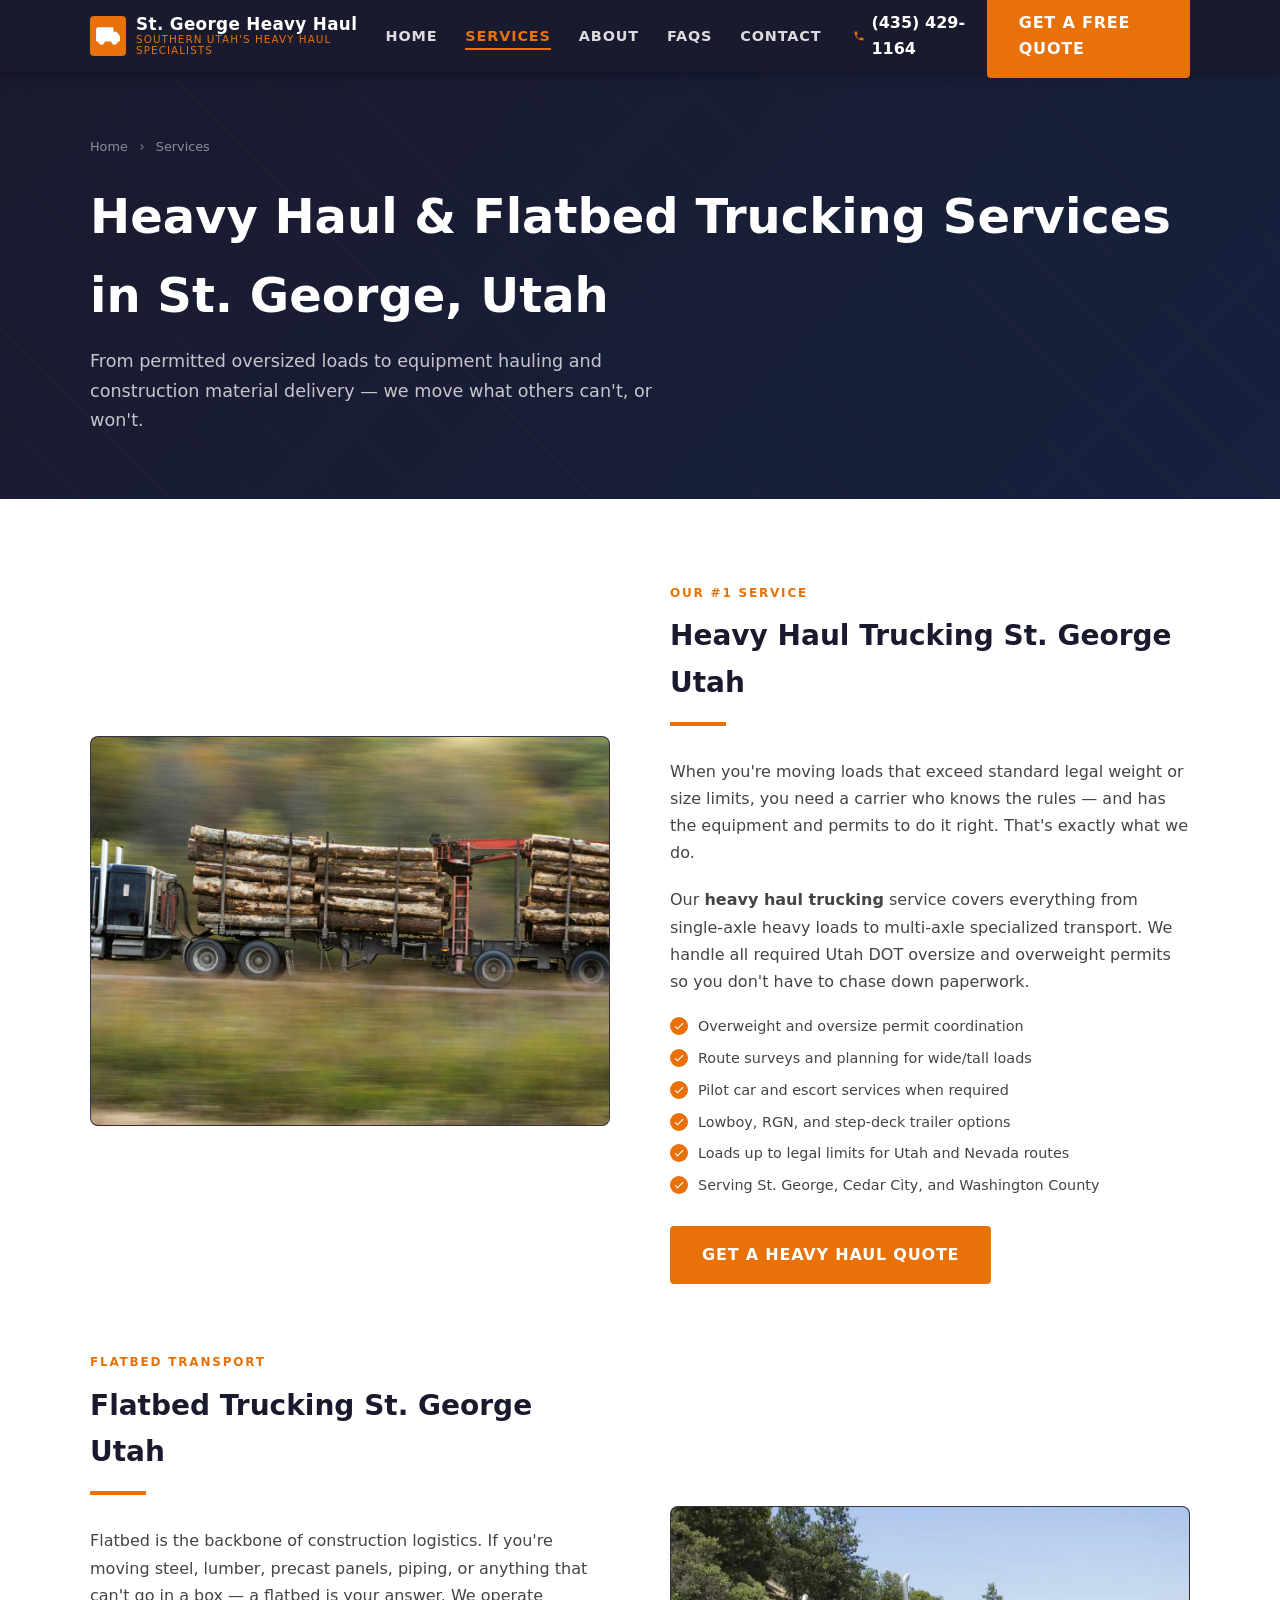
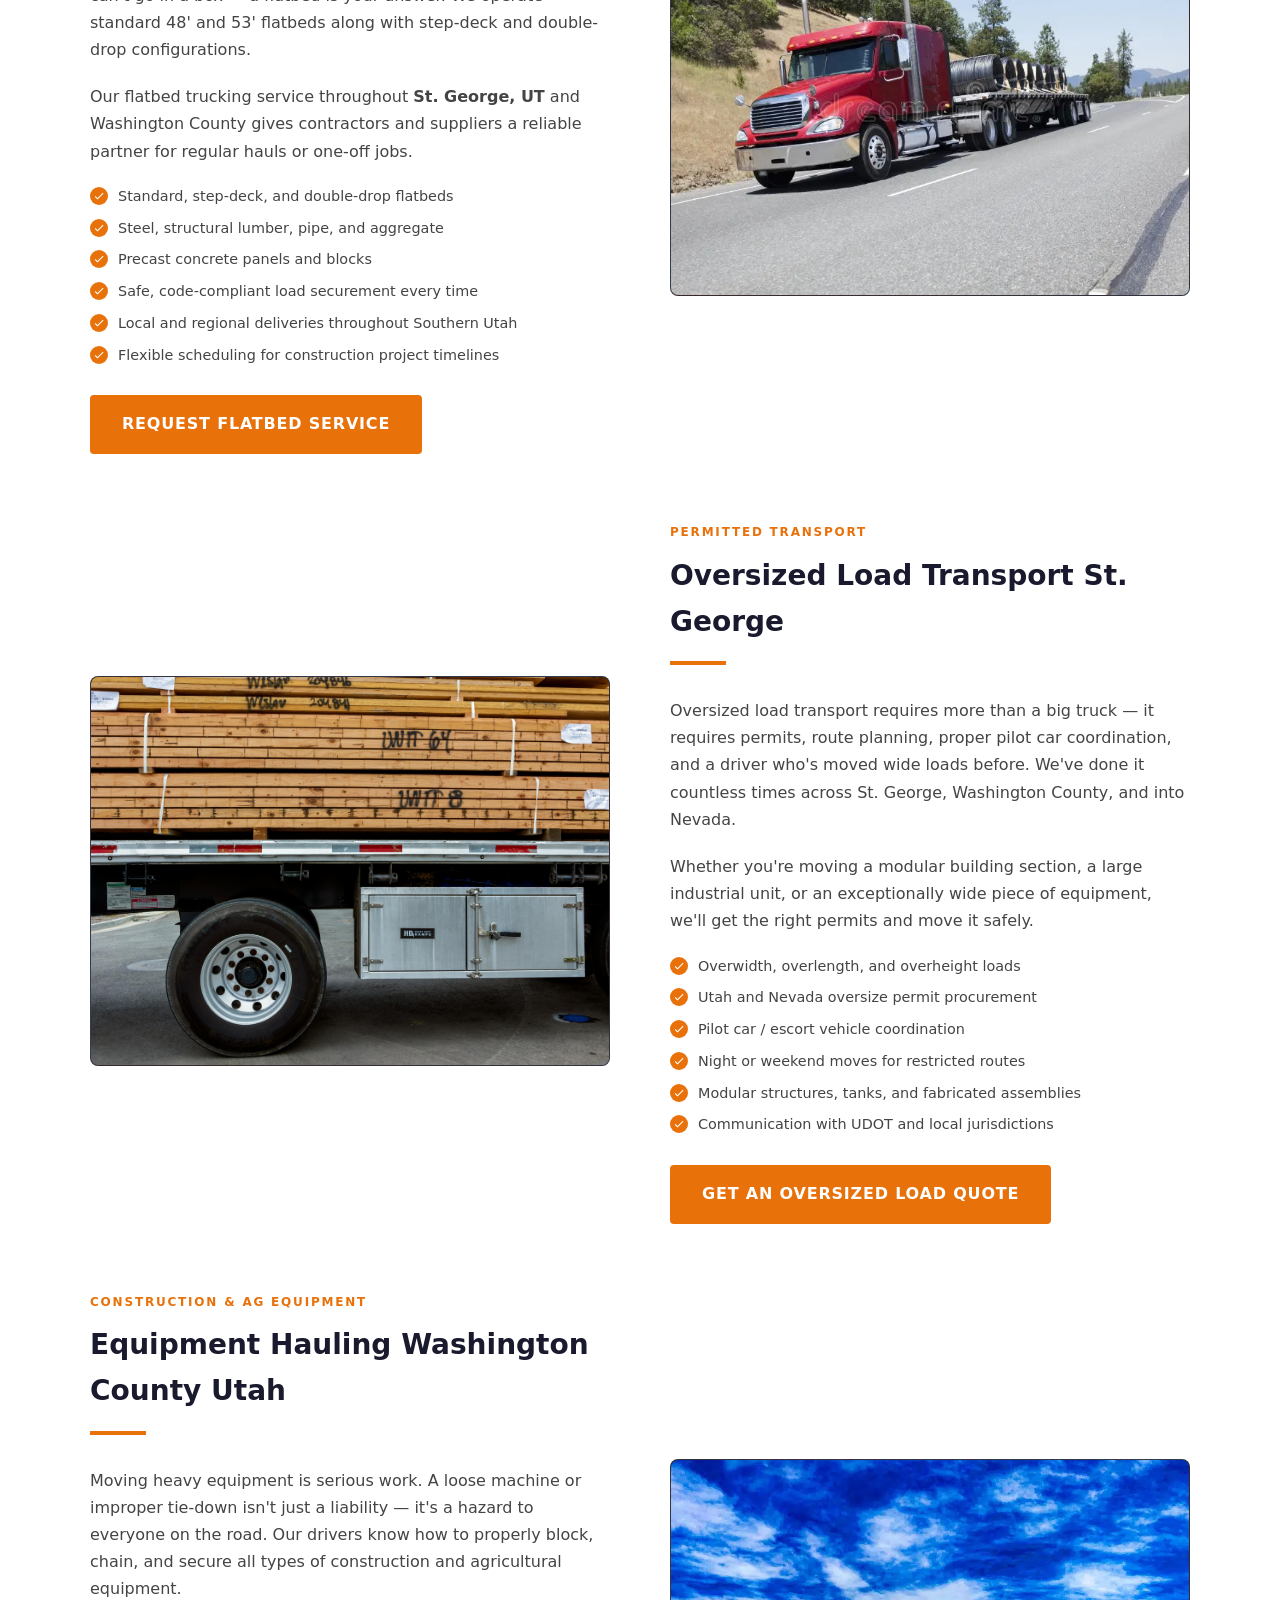
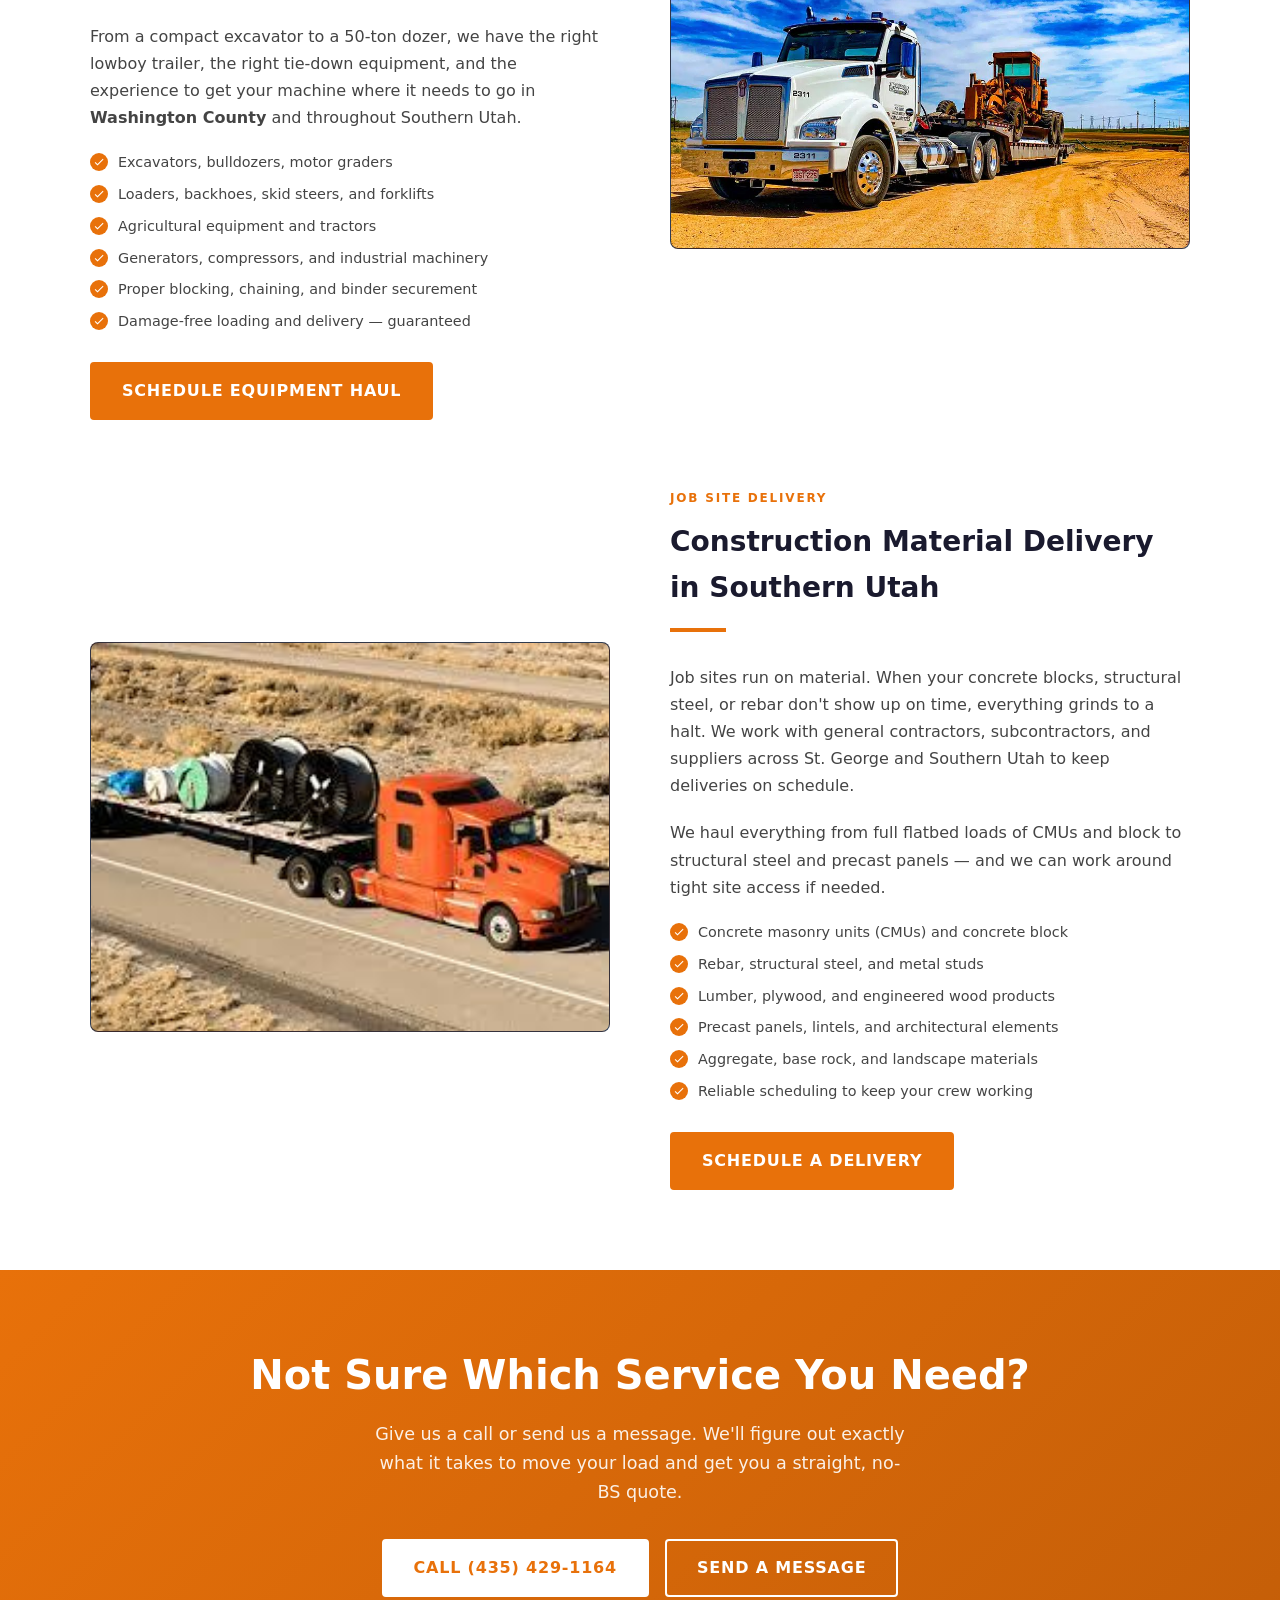
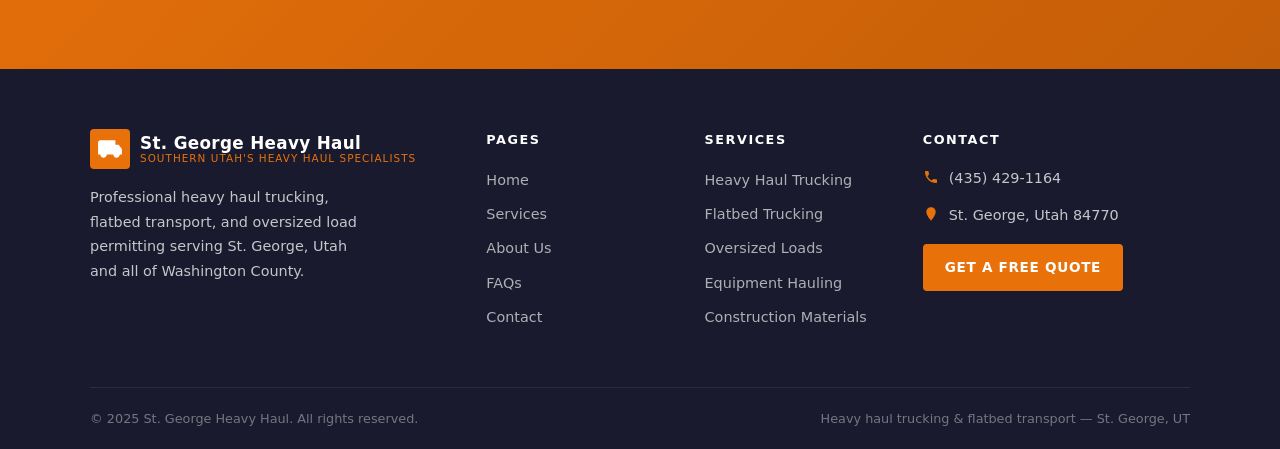
<file: services.html>
<!DOCTYPE html>
<html lang="en">
<head>
  <meta charset="UTF-8" />
  <meta name="viewport" content="width=device-width, initial-scale=1.0" />
  <title>Flatbed &amp; Heavy Haul Trucking Services St. George UT | St. George Heavy Haul</title>
  <meta name="description" content="Heavy haul trucking, flatbed transport, oversized loads, equipment hauling, and construction material delivery in St. George, Utah and Washington County." />
  <meta name="robots" content="index, follow" />
  <link rel="canonical" href="https://stgeorgeheavyhaul.com/services.html" />
  <link rel="icon" type="image/svg+xml" href="favicon.svg" />

  <meta property="og:title" content="Flatbed &amp; Heavy Haul Services in St. George UT" />
  <meta property="og:description" content="From oversized load permits to flatbed trucking and equipment hauling — St. George Heavy Haul has the equipment and experience to move your load safely." />
  <meta property="og:type" content="website" />

  <link rel="stylesheet" href="css/style.css" />
</head>
<body>

  <!-- ===================== HEADER ===================== -->
  <header class="site-header">
    <div class="container header-inner">
      <a href="/" class="site-logo" aria-label="St. George Heavy Haul – Home">
        <div class="logo-icon">
          <svg viewBox="0 0 24 24" aria-hidden="true"><path d="M20 8h-3V4H3c-1.1 0-2 .9-2 2v11h2c0 1.66 1.34 3 3 3s3-1.34 3-3h6c0 1.66 1.34 3 3 3s3-1.34 3-3h2v-5l-3-4z"/></svg>
        </div>
        <div class="logo-text">
          <span class="logo-name">St. George Heavy Haul</span>
          <span class="logo-tagline">Southern Utah's Heavy Haul Specialists</span>
        </div>
      </a>
      <nav class="site-nav" aria-label="Main navigation">
        <ul class="nav-links">
          <li><a href="/">Home</a></li>
          <li><a href="services.html" class="active">Services</a></li>
          <li><a href="about.html">About</a></li>
          <li><a href="faqs.html">FAQs</a></li>
          <li><a href="contact.html">Contact</a></li>
        </ul>
        <div class="header-cta">
          <a href="tel:+14354291164" class="header-phone" aria-label="Call (435) 429-1164">
            <svg viewBox="0 0 24 24" aria-hidden="true"><path d="M6.62 10.79c1.44 2.83 3.76 5.14 6.59 6.59l2.2-2.2c.27-.27.67-.36 1.02-.24 1.12.37 2.33.57 3.57.57.55 0 1 .45 1 1V20c0 .55-.45 1-1 1-9.39 0-17-7.61-17-17 0-.55.45-1 1-1h3.5c.55 0 1 .45 1 1 0 1.25.2 2.45.57 3.57.11.35.03.74-.25 1.02l-2.2 2.2z"/></svg>
            (435) 429-1164
          </a>
          <a href="contact.html" class="btn btn-primary">Get a Free Quote</a>
        </div>
      </nav>
      <button class="nav-toggle" aria-label="Toggle navigation" aria-expanded="false">
        <span></span><span></span><span></span>
      </button>
    </div>
  </header>

  <nav class="mobile-nav" aria-label="Mobile navigation">
    <a href="/">Home</a>
    <a href="services.html" class="active">Services</a>
    <a href="about.html">About</a>
    <a href="faqs.html">FAQs</a>
    <a href="contact.html">Contact</a>
    <a href="tel:+14354291164" class="mobile-phone">
      <svg viewBox="0 0 24 24" width="20" height="20" fill="white" aria-hidden="true"><path d="M6.62 10.79c1.44 2.83 3.76 5.14 6.59 6.59l2.2-2.2c.27-.27.67-.36 1.02-.24 1.12.37 2.33.57 3.57.57.55 0 1 .45 1 1V20c0 .55-.45 1-1 1-9.39 0-17-7.61-17-17 0-.55.45-1 1-1h3.5c.55 0 1 .45 1 1 0 1.25.2 2.45.57 3.57.11.35.03.74-.25 1.02l-2.2 2.2z"/></svg>
      Call (435) 429-1164
    </a>
  </nav>

  <main>

    <!-- ===================== PAGE HERO ===================== -->
    <section class="page-hero">
      <div class="container page-hero-content">
        <nav class="breadcrumb" aria-label="Breadcrumb">
          <a href="/">Home</a>
          <svg viewBox="0 0 24 24" aria-hidden="true"><path d="M8.59 16.59L13.17 12 8.59 7.41 10 6l6 6-6 6z"/></svg>
          <span>Services</span>
        </nav>
        <h1>Heavy Haul &amp; Flatbed Trucking Services in St. George, Utah</h1>
        <p>From permitted oversized loads to equipment hauling and construction material delivery — we move what others can't, or won't.</p>
      </div>
    </section>

    <!-- ===================== SERVICES DETAIL ===================== -->
    <section class="section-pad">
      <div class="container">
        <div class="services-detail-grid">

          <!-- Heavy Haul -->
          <article id="heavy-haul" class="service-detail-block">
            <div class="service-detail-img">
              <img src="images/stgeorge-trucking-utah.jpg" alt="Heavy haul semi truck transporting oversized load on St. George Utah highway — Washington County" loading="lazy" />
            </div>
            <div class="service-detail-content">
              <span class="section-label">Our #1 Service</span>
              <h2>Heavy Haul Trucking St. George Utah</h2>
              <div class="divider"></div>
              <p>
                When you're moving loads that exceed standard legal weight or size limits, you need a carrier who knows the rules — and has the equipment and permits to do it right. That's exactly what we do.
              </p>
              <p>
                Our <strong>heavy haul trucking</strong> service covers everything from single-axle heavy loads to multi-axle specialized transport. We handle all required Utah DOT oversize and overweight permits so you don't have to chase down paperwork.
              </p>
              <ul>
                <li>Overweight and oversize permit coordination</li>
                <li>Route surveys and planning for wide/tall loads</li>
                <li>Pilot car and escort services when required</li>
                <li>Lowboy, RGN, and step-deck trailer options</li>
                <li>Loads up to legal limits for Utah and Nevada routes</li>
                <li>Serving St. George, Cedar City, and Washington County</li>
              </ul>
              <a href="contact.html" class="btn btn-primary">Get a Heavy Haul Quote</a>
            </div>
          </article>

          <!-- Flatbed -->
          <article id="flatbed" class="service-detail-block reverse">
            <div class="service-detail-img">
              <img src="images/utah-trucking-flatbed.jpg" alt="Flatbed truck loaded for transport in St. George Utah serving Washington County contractors" loading="lazy" />
            </div>
            <div class="service-detail-content">
              <span class="section-label">Flatbed Transport</span>
              <h2>Flatbed Trucking St. George Utah</h2>
              <div class="divider"></div>
              <p>
                Flatbed is the backbone of construction logistics. If you're moving steel, lumber, precast panels, piping, or anything that can't go in a box — a flatbed is your answer. We operate standard 48' and 53' flatbeds along with step-deck and double-drop configurations.
              </p>
              <p>
                Our flatbed trucking service throughout <strong>St. George, UT</strong> and Washington County gives contractors and suppliers a reliable partner for regular hauls or one-off jobs.
              </p>
              <ul>
                <li>Standard, step-deck, and double-drop flatbeds</li>
                <li>Steel, structural lumber, pipe, and aggregate</li>
                <li>Precast concrete panels and blocks</li>
                <li>Safe, code-compliant load securement every time</li>
                <li>Local and regional deliveries throughout Southern Utah</li>
                <li>Flexible scheduling for construction project timelines</li>
              </ul>
              <a href="contact.html" class="btn btn-primary">Request Flatbed Service</a>
            </div>
          </article>

          <!-- Oversized Loads -->
          <article id="oversized" class="service-detail-block">
            <div class="service-detail-img">
              <img src="images/southern-utah-material-hauling.jpg" alt="Oversized load transport with permitted heavy haul truck in Southern Utah — St. George area" loading="lazy" />
            </div>
            <div class="service-detail-content">
              <span class="section-label">Permitted Transport</span>
              <h2>Oversized Load Transport St. George</h2>
              <div class="divider"></div>
              <p>
                Oversized load transport requires more than a big truck — it requires permits, route planning, proper pilot car coordination, and a driver who's moved wide loads before. We've done it countless times across St. George, Washington County, and into Nevada.
              </p>
              <p>
                Whether you're moving a modular building section, a large industrial unit, or an exceptionally wide piece of equipment, we'll get the right permits and move it safely.
              </p>
              <ul>
                <li>Overwidth, overlength, and overheight loads</li>
                <li>Utah and Nevada oversize permit procurement</li>
                <li>Pilot car / escort vehicle coordination</li>
                <li>Night or weekend moves for restricted routes</li>
                <li>Modular structures, tanks, and fabricated assemblies</li>
                <li>Communication with UDOT and local jurisdictions</li>
              </ul>
              <a href="contact.html" class="btn btn-primary">Get an Oversized Load Quote</a>
            </div>
          </article>

          <!-- Equipment Hauling -->
          <article id="equipment" class="service-detail-block reverse">
            <div class="service-detail-img">
              <img src="images/equipment-hauling-utah.jpg" alt="Construction equipment hauling on flatbed truck in Washington County Utah — excavators and heavy machinery transport" loading="lazy" />
            </div>
            <div class="service-detail-content">
              <span class="section-label">Construction &amp; Ag Equipment</span>
              <h2>Equipment Hauling Washington County Utah</h2>
              <div class="divider"></div>
              <p>
                Moving heavy equipment is serious work. A loose machine or improper tie-down isn't just a liability — it's a hazard to everyone on the road. Our drivers know how to properly block, chain, and secure all types of construction and agricultural equipment.
              </p>
              <p>
                From a compact excavator to a 50-ton dozer, we have the right lowboy trailer, the right tie-down equipment, and the experience to get your machine where it needs to go in <strong>Washington County</strong> and throughout Southern Utah.
              </p>
              <ul>
                <li>Excavators, bulldozers, motor graders</li>
                <li>Loaders, backhoes, skid steers, and forklifts</li>
                <li>Agricultural equipment and tractors</li>
                <li>Generators, compressors, and industrial machinery</li>
                <li>Proper blocking, chaining, and binder securement</li>
                <li>Damage-free loading and delivery — guaranteed</li>
              </ul>
              <a href="contact.html" class="btn btn-primary">Schedule Equipment Haul</a>
            </div>
          </article>

          <!-- Construction Materials -->
          <article id="construction" class="service-detail-block">
            <div class="service-detail-img">
              <img src="images/construction-material-hauling-southern-utah.jpg" alt="Flatbed truck delivering construction materials to job site in St. George Utah — concrete block and steel hauling" loading="lazy" />
            </div>
            <div class="service-detail-content">
              <span class="section-label">Job Site Delivery</span>
              <h2>Construction Material Delivery in Southern Utah</h2>
              <div class="divider"></div>
              <p>
                Job sites run on material. When your concrete blocks, structural steel, or rebar don't show up on time, everything grinds to a halt. We work with general contractors, subcontractors, and suppliers across St. George and Southern Utah to keep deliveries on schedule.
              </p>
              <p>
                We haul everything from full flatbed loads of CMUs and block to structural steel and precast panels — and we can work around tight site access if needed.
              </p>
              <ul>
                <li>Concrete masonry units (CMUs) and concrete block</li>
                <li>Rebar, structural steel, and metal studs</li>
                <li>Lumber, plywood, and engineered wood products</li>
                <li>Precast panels, lintels, and architectural elements</li>
                <li>Aggregate, base rock, and landscape materials</li>
                <li>Reliable scheduling to keep your crew working</li>
              </ul>
              <a href="contact.html" class="btn btn-primary">Schedule a Delivery</a>
            </div>
          </article>

        </div>
      </div>
    </section>

    <!-- ===================== CTA BANNER ===================== -->
    <section class="cta-banner" aria-label="Contact us for a quote">
      <div class="container">
        <h2>Not Sure Which Service You Need?</h2>
        <p>Give us a call or send us a message. We'll figure out exactly what it takes to move your load and get you a straight, no-BS quote.</p>
        <div class="cta-actions">
          <a href="tel:+14354291164" class="btn btn-white">Call (435) 429-1164</a>
          <a href="contact.html" class="btn btn-outline">Send a Message</a>
        </div>
      </div>
    </section>

  </main>

  <!-- ===================== FOOTER ===================== -->
  <footer class="site-footer" aria-label="Site footer">
    <div class="container">
      <div class="footer-grid">
        <div class="footer-brand">
          <a href="/" class="site-logo" aria-label="St. George Heavy Haul – Home">
            <div class="logo-icon">
              <svg viewBox="0 0 24 24" aria-hidden="true"><path d="M20 8h-3V4H3c-1.1 0-2 .9-2 2v11h2c0 1.66 1.34 3 3 3s3-1.34 3-3h6c0 1.66 1.34 3 3 3s3-1.34 3-3h2v-5l-3-4z"/></svg>
            </div>
            <div class="logo-text">
              <span class="logo-name">St. George Heavy Haul</span>
              <span class="logo-tagline">Southern Utah's Heavy Haul Specialists</span>
            </div>
          </a>
          <p>Professional heavy haul trucking, flatbed transport, and oversized load permitting serving St. George, Utah and all of Washington County.</p>
        </div>
        <div class="footer-col">
          <h4>Pages</h4>
          <ul>
            <li><a href="/">Home</a></li>
            <li><a href="services.html">Services</a></li>
            <li><a href="about.html">About Us</a></li>
            <li><a href="faqs.html">FAQs</a></li>
            <li><a href="contact.html">Contact</a></li>
          </ul>
        </div>
        <div class="footer-col">
          <h4>Services</h4>
          <ul>
            <li><a href="services.html#heavy-haul">Heavy Haul Trucking</a></li>
            <li><a href="services.html#flatbed">Flatbed Trucking</a></li>
            <li><a href="services.html#oversized">Oversized Loads</a></li>
            <li><a href="services.html#equipment">Equipment Hauling</a></li>
            <li><a href="services.html#construction">Construction Materials</a></li>
          </ul>
        </div>
        <div class="footer-col">
          <h4>Contact</h4>
          <div class="footer-contact-item">
            <svg viewBox="0 0 24 24" aria-hidden="true"><path d="M6.62 10.79c1.44 2.83 3.76 5.14 6.59 6.59l2.2-2.2c.27-.27.67-.36 1.02-.24 1.12.37 2.33.57 3.57.57.55 0 1 .45 1 1V20c0 .55-.45 1-1 1-9.39 0-17-7.61-17-17 0-.55.45-1 1-1h3.5c.55 0 1 .45 1 1 0 1.25.2 2.45.57 3.57.11.35.03.74-.25 1.02l-2.2 2.2z"/></svg>
            <a href="tel:+14354291164">(435) 429-1164</a>
          </div>
          <div class="footer-contact-item">
            <svg viewBox="0 0 24 24" aria-hidden="true"><path d="M12 2C8.13 2 5 5.13 5 9c0 5.25 7 13 7 13s7-7.75 7-13c0-3.87-3.13-7-7-7z"/></svg>
            <span>St. George, Utah 84770</span>
          </div>
          <div style="margin-top: 16px;">
            <a href="contact.html" class="btn btn-primary" style="padding: 10px 20px; font-size: 0.85rem;">Get a Free Quote</a>
          </div>
        </div>
      </div>
      <div class="footer-bottom">
        <span>&copy; 2025 St. George Heavy Haul. All rights reserved.</span>
        <span>Heavy haul trucking &amp; flatbed transport — St. George, UT</span>
      </div>
    </div>
  </footer>

  <script src="js/main.js"></script>
</body>
</html>
</file>
<file: css/style.css>
/* =============================================
   St. George Heavy Haul — Main Stylesheet
   ============================================= */

/* --- Reset & Base --- */
*,
*::before,
*::after {
    box-sizing: border-box;
    margin: 0;
    padding: 0;
}

:root {
    --charcoal: #1a1a2e;
    --charcoal-mid: #16213e;
    --charcoal-light: #0f3460;
    --orange: #e8710a;
    --orange-dark: #c45e08;
    --orange-light: #ff8c2a;
    --white: #ffffff;
    --off-white: #f4f4f4;
    --gray-light: #e5e5e5;
    --gray-mid: #999;
    --gray-dark: #444;
    --text: #1a1a2e;
    --font-sans: "Segoe UI", system-ui, -apple-system, sans-serif;
    --max-width: 1140px;
    --header-height: 72px;
}

html {
    scroll-behavior: smooth;
}

body {
    font-family: var(--font-sans);
    color: var(--text);
    background: var(--white);
    line-height: 1.65;
    font-size: 16px;
}

img {
    max-width: 100%;
    display: block;
}

a {
    color: var(--orange);
    text-decoration: none;
}

a:hover {
    color: var(--orange-dark);
}

ul {
    list-style: none;
}

/* --- Utility --- */
.container {
    max-width: var(--max-width);
    margin: 0 auto;
    padding: 0 20px;
}

.section-pad {
    padding: 80px 0;
}

.section-pad-sm {
    padding: 48px 0;
}

.text-center {
    text-align: center;
}
.text-orange {
    color: var(--orange);
}

.btn {
    display: inline-block;
    padding: 14px 30px;
    border-radius: 4px;
    font-size: 1rem;
    font-weight: 700;
    text-transform: uppercase;
    letter-spacing: 0.05em;
    cursor: pointer;
    border: 2px solid transparent;
    transition:
        background 0.2s,
        color 0.2s,
        border-color 0.2s,
        transform 0.15s;
    text-decoration: none;
}

.btn:active {
    transform: translateY(1px);
}

.btn-primary {
    background: var(--orange);
    color: var(--white);
    border-color: var(--orange);
}

.btn-primary:hover {
    background: var(--orange-dark);
    border-color: var(--orange-dark);
    color: var(--white);
}

.btn-outline {
    background: transparent;
    color: var(--white);
    border-color: var(--white);
}

.btn-outline:hover {
    background: var(--white);
    color: var(--charcoal);
}

.btn-outline-orange {
    background: transparent;
    color: var(--orange);
    border-color: var(--orange);
}

.btn-outline-orange:hover {
    background: var(--orange);
    color: var(--white);
}

/* --- Section Headings --- */
.section-label {
    display: inline-block;
    font-size: 0.75rem;
    font-weight: 700;
    letter-spacing: 0.15em;
    text-transform: uppercase;
    color: var(--orange);
    margin-bottom: 10px;
}

.section-title {
    font-size: clamp(1.75rem, 3vw, 2.5rem);
    font-weight: 800;
    color: var(--charcoal);
    line-height: 1.2;
    margin-bottom: 16px;
}

.section-title.light {
    color: var(--white);
}

.section-sub {
    font-size: 1.1rem;
    color: var(--gray-dark);
    max-width: 620px;
    margin: 0 auto 40px;
}

.section-sub.light {
    color: rgba(255, 255, 255, 0.8);
}

.divider {
    width: 56px;
    height: 4px;
    background: var(--orange);
    margin: 16px 0 32px;
}

.divider.center {
    margin: 16px auto 32px;
}

/* =============================================
   HEADER
   ============================================= */
.site-header {
    position: sticky;
    top: 0;
    z-index: 1000;
    background: var(--charcoal);
    box-shadow: 0 2px 12px rgba(0, 0, 0, 0.35);
    height: var(--header-height);
    display: flex;
    align-items: center;
}

.header-inner {
    display: flex;
    align-items: center;
    justify-content: space-between;
    width: 100%;
}

.site-logo {
    display: flex;
    align-items: center;
    gap: 10px;
    text-decoration: none;
}

.logo-icon {
    width: 40px;
    height: 40px;
    background: var(--orange);
    border-radius: 4px;
    display: flex;
    align-items: center;
    justify-content: center;
}

.logo-icon svg {
    width: 26px;
    height: 26px;
    fill: var(--white);
}

.logo-text {
    display: flex;
    flex-direction: column;
    line-height: 1.1;
}

.logo-name {
    font-size: 1.05rem;
    font-weight: 800;
    color: var(--white);
    letter-spacing: 0.02em;
}

.logo-tagline {
    font-size: 0.65rem;
    font-weight: 500;
    color: var(--orange);
    text-transform: uppercase;
    letter-spacing: 0.1em;
}

.site-nav {
    display: flex;
    align-items: center;
    gap: 32px;
}

.nav-links {
    display: flex;
    gap: 28px;
}

.nav-links a {
    color: rgba(255, 255, 255, 0.85);
    font-size: 0.9rem;
    font-weight: 600;
    text-transform: uppercase;
    letter-spacing: 0.06em;
    text-decoration: none;
    transition: color 0.2s;
    padding: 4px 0;
    border-bottom: 2px solid transparent;
}

.nav-links a:hover,
.nav-links a.active {
    color: var(--orange);
    border-bottom-color: var(--orange);
}

.header-cta {
    display: flex;
    align-items: center;
    gap: 12px;
}

.header-phone {
    display: flex;
    align-items: center;
    gap: 6px;
    color: var(--white);
    font-weight: 700;
    font-size: 1rem;
    text-decoration: none;
    transition: color 0.2s;
}

.header-phone:hover {
    color: var(--orange);
}

.header-phone svg {
    width: 16px;
    height: 16px;
    fill: var(--orange);
}

/* Mobile nav toggle */
.nav-toggle {
    display: none;
    flex-direction: column;
    gap: 5px;
    background: none;
    border: none;
    cursor: pointer;
    padding: 4px;
}

.nav-toggle span {
    display: block;
    width: 24px;
    height: 2px;
    background: var(--white);
    border-radius: 2px;
    transition:
        transform 0.3s,
        opacity 0.3s;
}

.nav-toggle.open span:nth-child(1) {
    transform: translateY(7px) rotate(45deg);
}
.nav-toggle.open span:nth-child(2) {
    opacity: 0;
}
.nav-toggle.open span:nth-child(3) {
    transform: translateY(-7px) rotate(-45deg);
}

/* =============================================
   FOOTER
   ============================================= */
.site-footer {
    background: var(--charcoal);
    color: rgba(255, 255, 255, 0.75);
    padding: 60px 0 0;
}

.footer-grid {
    display: grid;
    grid-template-columns: 2fr 1fr 1fr 1.5fr;
    gap: 40px;
    padding-bottom: 48px;
    border-bottom: 1px solid rgba(255, 255, 255, 0.08);
}

.footer-brand p {
    font-size: 0.9rem;
    line-height: 1.7;
    margin-top: 16px;
    max-width: 280px;
}

.footer-col h4 {
    color: var(--white);
    font-size: 0.8rem;
    font-weight: 700;
    text-transform: uppercase;
    letter-spacing: 0.12em;
    margin-bottom: 16px;
}

.footer-col ul li {
    margin-bottom: 8px;
}

.footer-col ul li a {
    color: rgba(255, 255, 255, 0.65);
    font-size: 0.9rem;
    transition: color 0.2s;
}

.footer-col ul li a:hover {
    color: var(--orange);
}

.footer-contact-item {
    display: flex;
    align-items: flex-start;
    gap: 10px;
    margin-bottom: 14px;
    font-size: 0.9rem;
}

.footer-contact-item svg {
    width: 16px;
    height: 16px;
    fill: var(--orange);
    flex-shrink: 0;
    margin-top: 2px;
}

.footer-contact-item a {
    color: rgba(255, 255, 255, 0.75);
}

.footer-contact-item a:hover {
    color: var(--orange);
}

.footer-bottom {
    display: flex;
    align-items: center;
    justify-content: space-between;
    padding: 20px 0;
    font-size: 0.8rem;
    color: rgba(255, 255, 255, 0.4);
}

.footer-bottom a {
    color: rgba(255, 255, 255, 0.4);
}

.footer-bottom a:hover {
    color: var(--orange);
}

/* =============================================
   HERO (Homepage)
   ============================================= */
.hero {
    position: relative;
    min-height: calc(100vh - var(--header-height));
    display: flex;
    align-items: center;
    overflow: hidden;
    background: var(--charcoal);
}

.hero-bg {
    position: absolute;
    inset: 0;
    background:
        linear-gradient(
            135deg,
            rgba(26, 26, 46, 0.92) 0%,
            rgba(14, 14, 28, 0.85) 100%
        ),
        url("../images/southern-utah.jpg") center/cover no-repeat;
    z-index: 0;
}

/* Fallback geometric pattern when no image */
.hero-bg::after {
    content: "";
    position: absolute;
    inset: 0;
    background-image: repeating-linear-gradient(
        45deg,
        rgba(232, 113, 10, 0.04) 0px,
        rgba(232, 113, 10, 0.04) 1px,
        transparent 1px,
        transparent 60px
    );
}

.hero-content {
    position: relative;
    z-index: 1;
    max-width: 700px;
}

.hero-badge {
    display: inline-flex;
    align-items: center;
    gap: 8px;
    background: rgba(232, 113, 10, 0.15);
    border: 1px solid rgba(232, 113, 10, 0.4);
    color: var(--orange);
    font-size: 0.75rem;
    font-weight: 700;
    letter-spacing: 0.12em;
    text-transform: uppercase;
    padding: 6px 14px;
    border-radius: 30px;
    margin-bottom: 24px;
}

.hero h1 {
    font-size: clamp(2rem, 5vw, 3.5rem);
    font-weight: 900;
    color: var(--white);
    line-height: 1.1;
    margin-bottom: 20px;
}

.hero h1 .accent {
    color: var(--orange);
}

.hero-sub {
    font-size: clamp(1rem, 2vw, 1.2rem);
    color: rgba(255, 255, 255, 0.8);
    margin-bottom: 36px;
    max-width: 580px;
}

.hero-actions {
    display: flex;
    gap: 14px;
    flex-wrap: wrap;
}

.hero-trust {
    margin-top: 48px;
    display: flex;
    gap: 32px;
    flex-wrap: wrap;
}

.trust-item {
    display: flex;
    align-items: center;
    gap: 10px;
    color: rgba(255, 255, 255, 0.7);
    font-size: 0.875rem;
    font-weight: 500;
}

.trust-item svg {
    width: 20px;
    height: 20px;
    fill: var(--orange);
    flex-shrink: 0;
}

/* =============================================
   TRUST BAR
   ============================================= */
.trust-bar {
    background: var(--orange);
    padding: 0;
}

.trust-bar-inner {
    display: flex;
    align-items: stretch;
    justify-content: space-between;
}

.trust-bar-item {
    display: flex;
    align-items: center;
    gap: 10px;
    padding: 18px 24px;
    color: var(--white);
    font-size: 0.875rem;
    font-weight: 600;
    flex: 1;
    justify-content: center;
    border-right: 1px solid rgba(255, 255, 255, 0.25);
}

.trust-bar-item:last-child {
    border-right: none;
}

.trust-bar-item svg {
    width: 22px;
    height: 22px;
    fill: var(--white);
    flex-shrink: 0;
}

/* =============================================
   SERVICES GRID
   ============================================= */
.services-grid {
    display: grid;
    grid-template-columns: repeat(3, 1fr);
    gap: 24px;
}

.service-card {
    background: var(--white);
    border: 1px solid var(--gray-light);
    border-radius: 8px;
    padding: 32px 28px;
    transition:
        border-color 0.2s,
        box-shadow 0.2s,
        transform 0.2s;
    text-decoration: none;
    color: inherit;
    display: block;
}

.service-card:hover {
    border-color: var(--orange);
    box-shadow: 0 8px 32px rgba(232, 113, 10, 0.12);
    transform: translateY(-3px);
    color: inherit;
}

.service-icon {
    width: 56px;
    height: 56px;
    background: rgba(232, 113, 10, 0.1);
    border-radius: 8px;
    display: flex;
    align-items: center;
    justify-content: center;
    margin-bottom: 20px;
}

.service-icon svg {
    width: 30px;
    height: 30px;
    fill: var(--orange);
}

.service-card h3 {
    font-size: 1.15rem;
    font-weight: 700;
    color: var(--charcoal);
    margin-bottom: 10px;
}

.service-card p {
    font-size: 0.9rem;
    color: var(--gray-dark);
    line-height: 1.6;
}

.service-card .card-link {
    display: inline-flex;
    align-items: center;
    gap: 4px;
    color: var(--orange);
    font-size: 0.85rem;
    font-weight: 700;
    text-transform: uppercase;
    letter-spacing: 0.06em;
    margin-top: 16px;
}

.service-card .card-link svg {
    width: 14px;
    height: 14px;
    fill: var(--orange);
    transition: transform 0.2s;
}

.service-card:hover .card-link svg {
    transform: translateX(3px);
}

/* =============================================
   WHY CHOOSE US
   ============================================= */
.why-section {
    background: var(--charcoal);
}

.why-grid {
    display: grid;
    grid-template-columns: 1fr 1fr;
    gap: 80px;
    align-items: center;
}

.why-image-block {
    position: relative;
}

.why-image-placeholder {
    background: linear-gradient(
        135deg,
        var(--charcoal-mid) 0%,
        var(--charcoal-light) 100%
    );
    border-radius: 8px;
    aspect-ratio: 4/3;
    display: flex;
    align-items: center;
    justify-content: center;
    border: 1px solid rgba(232, 113, 10, 0.2);
    overflow: hidden;
}

.why-image-placeholder svg {
    width: 120px;
    height: 120px;
    fill: rgba(232, 113, 10, 0.15);
}

.why-stat-badge {
    position: absolute;
    bottom: -20px;
    right: -20px;
    background: var(--orange);
    color: var(--white);
    padding: 20px 24px;
    border-radius: 8px;
    text-align: center;
    box-shadow: 0 8px 24px rgba(232, 113, 10, 0.4);
}

.why-stat-badge .stat-num {
    font-size: 2rem;
    font-weight: 900;
    line-height: 1;
}

.why-stat-badge .stat-label {
    font-size: 0.75rem;
    font-weight: 600;
    text-transform: uppercase;
    letter-spacing: 0.08em;
    opacity: 0.9;
}

.why-list {
    display: flex;
    flex-direction: column;
    gap: 24px;
    margin-top: 8px;
}

.why-item {
    display: flex;
    gap: 16px;
    align-items: flex-start;
}

.why-item-icon {
    width: 44px;
    height: 44px;
    background: rgba(232, 113, 10, 0.15);
    border-radius: 8px;
    display: flex;
    align-items: center;
    justify-content: center;
    flex-shrink: 0;
}

.why-item-icon svg {
    width: 22px;
    height: 22px;
    fill: var(--orange);
}

.why-item-text h4 {
    color: var(--white);
    font-size: 1rem;
    font-weight: 700;
    margin-bottom: 4px;
}

.why-item-text p {
    color: rgba(255, 255, 255, 0.65);
    font-size: 0.875rem;
    line-height: 1.6;
}

/* =============================================
   SERVICE AREAS
   ============================================= */
.areas-section {
    background: var(--off-white);
}

.areas-grid {
    display: grid;
    grid-template-columns: repeat(4, 1fr);
    gap: 16px;
    margin-top: 8px;
}

.area-card {
    background: var(--white);
    border: 1px solid var(--gray-light);
    border-radius: 8px;
    padding: 20px 18px;
    display: flex;
    align-items: center;
    gap: 12px;
    transition:
        border-color 0.2s,
        box-shadow 0.2s;
}

.area-card:hover {
    border-color: var(--orange);
    box-shadow: 0 4px 16px rgba(232, 113, 10, 0.1);
}

.area-card svg {
    width: 20px;
    height: 20px;
    fill: var(--orange);
    flex-shrink: 0;
}

.area-card span {
    font-weight: 600;
    color: var(--charcoal);
    font-size: 0.9rem;
}

/* =============================================
   CTA BANNER
   ============================================= */
.cta-banner {
    background: linear-gradient(
        135deg,
        var(--orange) 0%,
        var(--orange-dark) 100%
    );
    padding: 72px 0;
    text-align: center;
}

.cta-banner h2 {
    font-size: clamp(1.75rem, 3.5vw, 2.5rem);
    font-weight: 900;
    color: var(--white);
    margin-bottom: 12px;
}

.cta-banner p {
    color: rgba(255, 255, 255, 0.9);
    font-size: 1.1rem;
    margin-bottom: 32px;
    max-width: 540px;
    margin-left: auto;
    margin-right: auto;
}

.cta-actions {
    display: flex;
    gap: 16px;
    justify-content: center;
    flex-wrap: wrap;
}

.btn-white {
    background: var(--white);
    color: var(--orange);
    border-color: var(--white);
}

.btn-white:hover {
    background: var(--charcoal);
    border-color: var(--charcoal);
    color: var(--white);
}

/* =============================================
   PAGE HERO (inner pages)
   ============================================= */
.page-hero {
    background: linear-gradient(
        135deg,
        var(--charcoal) 0%,
        var(--charcoal-mid) 100%
    );
    padding: 64px 0;
    position: relative;
    overflow: hidden;
}

.page-hero::after {
    content: "";
    position: absolute;
    inset: 0;
    background-image: repeating-linear-gradient(
        45deg,
        rgba(232, 113, 10, 0.04) 0px,
        rgba(232, 113, 10, 0.04) 1px,
        transparent 1px,
        transparent 60px
    );
    pointer-events: none;
}

.page-hero-content {
    position: relative;
    z-index: 1;
}

.page-hero h1 {
    font-size: clamp(1.75rem, 4vw, 3rem);
    font-weight: 900;
    color: var(--white);
    margin-bottom: 12px;
}

.page-hero p {
    font-size: 1.1rem;
    color: rgba(255, 255, 255, 0.75);
    max-width: 580px;
}

.breadcrumb {
    display: flex;
    align-items: center;
    gap: 8px;
    margin-bottom: 20px;
    font-size: 0.8rem;
    color: rgba(255, 255, 255, 0.5);
}

.breadcrumb a {
    color: rgba(255, 255, 255, 0.5);
    text-decoration: none;
}

.breadcrumb a:hover {
    color: var(--orange);
}

.breadcrumb svg {
    width: 12px;
    height: 12px;
    fill: rgba(255, 255, 255, 0.4);
}

/* =============================================
   SERVICES PAGE
   ============================================= */
.services-detail-grid {
    display: flex;
    flex-direction: column;
    gap: 64px;
}

.service-detail-block {
    display: grid;
    grid-template-columns: 1fr 1fr;
    gap: 60px;
    align-items: center;
}

.service-detail-block.reverse {
    direction: rtl;
}

.service-detail-block.reverse > * {
    direction: ltr;
}

.service-detail-img {
    background: linear-gradient(
        135deg,
        var(--charcoal) 0%,
        var(--charcoal-light) 100%
    );
    border-radius: 8px;
    aspect-ratio: 4/3;
    display: flex;
    align-items: center;
    justify-content: center;
    border: 1px solid rgba(232, 113, 10, 0.15);
    overflow: hidden;
}

.service-detail-img img {
    width: 100%;
    height: 100%;
    object-fit: cover;
    display: block;
}

.service-detail-img svg {
    width: 100px;
    height: 100px;
    fill: rgba(232, 113, 10, 0.2);
}

.service-detail-content h2 {
    font-size: 1.75rem;
    font-weight: 800;
    color: var(--charcoal);
    margin-bottom: 12px;
}

.service-detail-content p {
    color: var(--gray-dark);
    margin-bottom: 20px;
    line-height: 1.7;
}

.service-detail-content ul {
    display: flex;
    flex-direction: column;
    gap: 8px;
    margin-bottom: 28px;
}

.service-detail-content ul li {
    display: flex;
    align-items: flex-start;
    gap: 10px;
    color: var(--gray-dark);
    font-size: 0.9rem;
}

.service-detail-content ul li::before {
    content: "";
    width: 18px;
    height: 18px;
    background: var(--orange);
    border-radius: 50%;
    flex-shrink: 0;
    margin-top: 2px;
    background-image: url("data:image/svg+xml,%3Csvg xmlns='http://www.w3.org/2000/svg' viewBox='0 0 24 24'%3E%3Cpath fill='white' d='M9 16.17L4.83 12l-1.42 1.41L9 19 21 7l-1.41-1.41z'/%3E%3C/svg%3E");
    background-size: 12px;
    background-position: center;
    background-repeat: no-repeat;
}

/* =============================================
   ABOUT PAGE
   ============================================= */
.about-grid {
    display: grid;
    grid-template-columns: 1fr 1fr;
    gap: 80px;
    align-items: start;
}

.about-content h2 {
    font-size: 1.75rem;
    font-weight: 800;
    color: var(--charcoal);
    margin: 32px 0 12px;
}

.about-content h2:first-child {
    margin-top: 0;
}

.about-content p {
    color: var(--gray-dark);
    line-height: 1.75;
    margin-bottom: 20px;
}

.about-sidebar {
    position: sticky;
    top: calc(var(--header-height) + 24px);
}

.about-cta-box {
    background: var(--charcoal);
    border-radius: 8px;
    padding: 36px 32px;
    color: var(--white);
}

.about-cta-box h3 {
    font-size: 1.3rem;
    font-weight: 800;
    margin-bottom: 12px;
}

.about-cta-box p {
    color: rgba(255, 255, 255, 0.7);
    font-size: 0.9rem;
    margin-bottom: 24px;
    line-height: 1.7;
}

.about-cta-box .phone-link {
    display: flex;
    align-items: center;
    gap: 8px;
    font-size: 1.4rem;
    font-weight: 800;
    color: var(--orange);
    margin-bottom: 16px;
}

.about-cta-box .phone-link svg {
    width: 22px;
    height: 22px;
    fill: var(--orange);
}

.values-list {
    display: flex;
    flex-direction: column;
    gap: 20px;
    margin-top: 8px;
}

.value-item {
    display: flex;
    gap: 14px;
    align-items: flex-start;
    padding: 20px;
    background: var(--off-white);
    border-radius: 8px;
    border-left: 4px solid var(--orange);
}

.value-item svg {
    width: 24px;
    height: 24px;
    fill: var(--orange);
    flex-shrink: 0;
    margin-top: 2px;
}

.value-item h4 {
    font-size: 0.95rem;
    font-weight: 700;
    color: var(--charcoal);
    margin-bottom: 4px;
}

.value-item p {
    font-size: 0.875rem;
    color: var(--gray-dark);
    line-height: 1.6;
    margin: 0;
}

/* =============================================
   FAQ PAGE
   ============================================= */
.faq-layout {
    display: grid;
    grid-template-columns: 1fr 320px;
    gap: 60px;
    align-items: start;
}

.faq-list {
    display: flex;
    flex-direction: column;
    gap: 4px;
}

.faq-item {
    border: 1px solid var(--gray-light);
    border-radius: 8px;
    overflow: hidden;
    transition: border-color 0.2s;
}

.faq-item.open {
    border-color: var(--orange);
}

.faq-question {
    width: 100%;
    background: none;
    border: none;
    text-align: left;
    padding: 22px 24px;
    display: flex;
    align-items: center;
    justify-content: space-between;
    gap: 16px;
    cursor: pointer;
    font-size: 1rem;
    font-weight: 700;
    color: var(--charcoal);
    font-family: var(--font-sans);
    transition: background 0.2s;
}

.faq-question:hover {
    background: var(--off-white);
}

.faq-item.open .faq-question {
    background: rgba(232, 113, 10, 0.05);
    color: var(--orange);
}

.faq-chevron {
    width: 20px;
    height: 20px;
    fill: var(--gray-mid);
    flex-shrink: 0;
    transition: transform 0.3s;
}

.faq-item.open .faq-chevron {
    transform: rotate(180deg);
    fill: var(--orange);
}

.faq-answer {
    max-height: 0;
    overflow: hidden;
    transition:
        max-height 0.35s ease,
        padding 0.2s;
}

.faq-item.open .faq-answer {
    max-height: 400px;
}

.faq-answer-inner {
    padding: 0 24px 24px;
    color: var(--gray-dark);
    line-height: 1.75;
    font-size: 0.95rem;
}

.faq-sidebar {
    position: sticky;
    top: calc(var(--header-height) + 24px);
}

.faq-cta-box {
    background: var(--charcoal);
    border-radius: 8px;
    padding: 32px 28px;
    color: var(--white);
    margin-bottom: 24px;
}

.faq-cta-box h3 {
    font-size: 1.15rem;
    font-weight: 800;
    margin-bottom: 10px;
}

.faq-cta-box p {
    color: rgba(255, 255, 255, 0.65);
    font-size: 0.875rem;
    line-height: 1.6;
    margin-bottom: 20px;
}

.faq-areas-box {
    background: var(--off-white);
    border-radius: 8px;
    padding: 28px;
    border: 1px solid var(--gray-light);
}

.faq-areas-box h4 {
    font-size: 0.85rem;
    font-weight: 700;
    text-transform: uppercase;
    letter-spacing: 0.1em;
    color: var(--charcoal);
    margin-bottom: 14px;
}

.faq-areas-box ul {
    display: flex;
    flex-direction: column;
    gap: 8px;
}

.faq-areas-box ul li {
    display: flex;
    align-items: center;
    gap: 8px;
    font-size: 0.875rem;
    color: var(--gray-dark);
}

.faq-areas-box ul li::before {
    content: "";
    width: 6px;
    height: 6px;
    background: var(--orange);
    border-radius: 50%;
    flex-shrink: 0;
}

/* =============================================
   CONTACT PAGE
   ============================================= */
.contact-layout {
    display: grid;
    grid-template-columns: 1fr 1fr;
    gap: 64px;
    align-items: start;
}

.contact-form {
    background: var(--white);
    border: 1px solid var(--gray-light);
    border-radius: 8px;
    padding: 40px 36px;
}

.contact-form h2 {
    font-size: 1.5rem;
    font-weight: 800;
    color: var(--charcoal);
    margin-bottom: 8px;
}

.contact-form p.form-sub {
    color: var(--gray-dark);
    font-size: 0.9rem;
    margin-bottom: 28px;
}

.form-group {
    margin-bottom: 20px;
}

.form-group label {
    display: block;
    font-size: 0.85rem;
    font-weight: 700;
    color: var(--charcoal);
    margin-bottom: 6px;
    text-transform: uppercase;
    letter-spacing: 0.06em;
}

.form-group input,
.form-group textarea,
.form-group select {
    width: 100%;
    padding: 12px 16px;
    border: 1px solid var(--gray-light);
    border-radius: 4px;
    font-size: 0.95rem;
    font-family: var(--font-sans);
    color: var(--text);
    background: var(--off-white);
    transition:
        border-color 0.2s,
        box-shadow 0.2s;
    outline: none;
}

.form-group input:focus,
.form-group textarea:focus,
.form-group select:focus {
    border-color: var(--orange);
    box-shadow: 0 0 0 3px rgba(232, 113, 10, 0.12);
    background: var(--white);
}

.form-group textarea {
    min-height: 130px;
    resize: vertical;
}

.form-row {
    display: grid;
    grid-template-columns: 1fr 1fr;
    gap: 16px;
}

.form-submit {
    width: 100%;
    padding: 16px;
    font-size: 1rem;
    text-align: center;
}

.form-success {
    display: none;
    background: #d4edda;
    border: 1px solid #c3e6cb;
    color: #155724;
    border-radius: 4px;
    padding: 16px 20px;
    margin-top: 16px;
    font-weight: 600;
}

.form-success.show {
    display: block;
}

.contact-info h2 {
    font-size: 1.5rem;
    font-weight: 800;
    color: var(--charcoal);
    margin-bottom: 24px;
}

.contact-info-items {
    display: flex;
    flex-direction: column;
    gap: 20px;
    margin-bottom: 36px;
}

.contact-info-item {
    display: flex;
    align-items: flex-start;
    gap: 14px;
}

.contact-info-item .icon-wrap {
    width: 44px;
    height: 44px;
    background: rgba(232, 113, 10, 0.1);
    border-radius: 8px;
    display: flex;
    align-items: center;
    justify-content: center;
    flex-shrink: 0;
}

.contact-info-item .icon-wrap svg {
    width: 22px;
    height: 22px;
    fill: var(--orange);
}

.contact-info-item .info-text strong {
    display: block;
    font-size: 0.8rem;
    text-transform: uppercase;
    letter-spacing: 0.1em;
    color: var(--gray-mid);
    margin-bottom: 4px;
}

.contact-info-item .info-text a,
.contact-info-item .info-text span {
    font-size: 1rem;
    font-weight: 600;
    color: var(--charcoal);
    text-decoration: none;
}

.contact-info-item .info-text a:hover {
    color: var(--orange);
}

.map-embed {
    border-radius: 8px;
    overflow: hidden;
    border: 1px solid var(--gray-light);
    margin-bottom: 32px;
}

.map-embed iframe {
    display: block;
    width: 100%;
    height: 280px;
    border: none;
}

.service-areas-box {
    background: var(--off-white);
    border-radius: 8px;
    padding: 24px 28px;
    border: 1px solid var(--gray-light);
}

.service-areas-box h3 {
    font-size: 0.8rem;
    font-weight: 700;
    text-transform: uppercase;
    letter-spacing: 0.12em;
    color: var(--charcoal);
    margin-bottom: 14px;
}

.areas-tags {
    display: flex;
    flex-wrap: wrap;
    gap: 8px;
}

.area-tag {
    background: var(--white);
    border: 1px solid var(--gray-light);
    border-radius: 20px;
    padding: 5px 14px;
    font-size: 0.8rem;
    font-weight: 600;
    color: var(--gray-dark);
}

/* =============================================
   STATS ROW
   ============================================= */
.stats-row {
    display: grid;
    grid-template-columns: repeat(4, 1fr);
    gap: 0;
    border: 1px solid var(--gray-light);
    border-radius: 8px;
    overflow: hidden;
}

.stat-block {
    text-align: center;
    padding: 36px 20px;
    border-right: 1px solid var(--gray-light);
}

.stat-block:last-child {
    border-right: none;
}

.stat-block .num {
    font-size: 2.5rem;
    font-weight: 900;
    color: var(--orange);
    line-height: 1;
    margin-bottom: 6px;
}

.stat-block .label {
    font-size: 0.85rem;
    font-weight: 600;
    color: var(--gray-dark);
    text-transform: uppercase;
    letter-spacing: 0.06em;
}

/* Mobile nav hidden by default on desktop */
.mobile-nav {
    display: none;
}

/* =============================================
   RESPONSIVE
   ============================================= */

@media (max-width: 900px) {
    .footer-grid {
        grid-template-columns: 1fr 1fr;
        gap: 32px;
    }

    .why-grid {
        grid-template-columns: 1fr;
        gap: 48px;
    }

    .why-stat-badge {
        bottom: -16px;
        right: 16px;
    }

    .about-grid,
    .contact-layout,
    .faq-layout {
        grid-template-columns: 1fr;
    }

    .about-sidebar,
    .faq-sidebar {
        position: static;
    }

    .services-grid {
        grid-template-columns: 1fr 1fr;
    }

    .areas-grid {
        grid-template-columns: repeat(2, 1fr);
    }

    .stats-row {
        grid-template-columns: 1fr 1fr;
    }

    .stat-block:nth-child(2) {
        border-right: none;
    }

    .stat-block:nth-child(3) {
        border-top: 1px solid var(--gray-light);
    }

    .stat-block:nth-child(4) {
        border-top: 1px solid var(--gray-light);
    }

    .service-detail-block {
        grid-template-columns: 1fr;
        gap: 32px;
    }

    .service-detail-block.reverse {
        direction: ltr;
    }
}

@media (max-width: 680px) {
    .section-pad {
        padding: 56px 0;
    }

    .nav-links,
    .header-cta .btn {
        display: none;
    }

    .nav-toggle {
        display: flex;
    }

    /* Mobile nav overlay */
    .mobile-nav {
        position: fixed;
        inset: var(--header-height) 0 0 0;
        background: var(--charcoal);
        display: flex;
        flex-direction: column;
        padding: 32px 24px;
        gap: 8px;
        transform: translateX(100%);
        transition: transform 0.3s;
        z-index: 999;
        overflow-y: auto;
    }

    .mobile-nav.open {
        transform: translateX(0);
    }

    .mobile-nav a {
        color: rgba(255, 255, 255, 0.85);
        font-size: 1.1rem;
        font-weight: 600;
        padding: 14px 0;
        border-bottom: 1px solid rgba(255, 255, 255, 0.06);
        text-decoration: none;
        text-transform: uppercase;
        letter-spacing: 0.06em;
    }

    .mobile-nav a:hover,
    .mobile-nav a.active {
        color: var(--orange);
    }

    .mobile-nav .mobile-phone {
        display: flex;
        align-items: center;
        gap: 8px;
        margin-top: 20px;
        padding: 16px 20px;
        background: var(--orange);
        border-radius: 4px;
        color: var(--white);
        font-size: 1.1rem;
        font-weight: 700;
        text-decoration: none;
        border-bottom: none;
        justify-content: center;
    }

    .mobile-nav .mobile-phone:hover {
        color: var(--white);
        background: var(--orange-dark);
    }

    .hero h1 {
        font-size: 2rem;
    }
    .hero-trust {
        gap: 16px;
    }

    .trust-bar-inner {
        flex-direction: column;
    }

    .trust-bar-item {
        border-right: none;
        border-bottom: 1px solid rgba(255, 255, 255, 0.2);
        justify-content: flex-start;
        padding: 14px 20px;
    }

    .trust-bar-item:last-child {
        border-bottom: none;
    }

    .services-grid {
        grid-template-columns: 1fr;
    }

    .areas-grid {
        grid-template-columns: 1fr 1fr;
    }

    .footer-grid {
        grid-template-columns: 1fr;
    }

    .footer-bottom {
        flex-direction: column;
        gap: 8px;
        text-align: center;
    }

    .form-row {
        grid-template-columns: 1fr;
    }

    .contact-form {
        padding: 28px 20px;
    }

    .stats-row {
        grid-template-columns: 1fr 1fr;
    }
}
</file>
